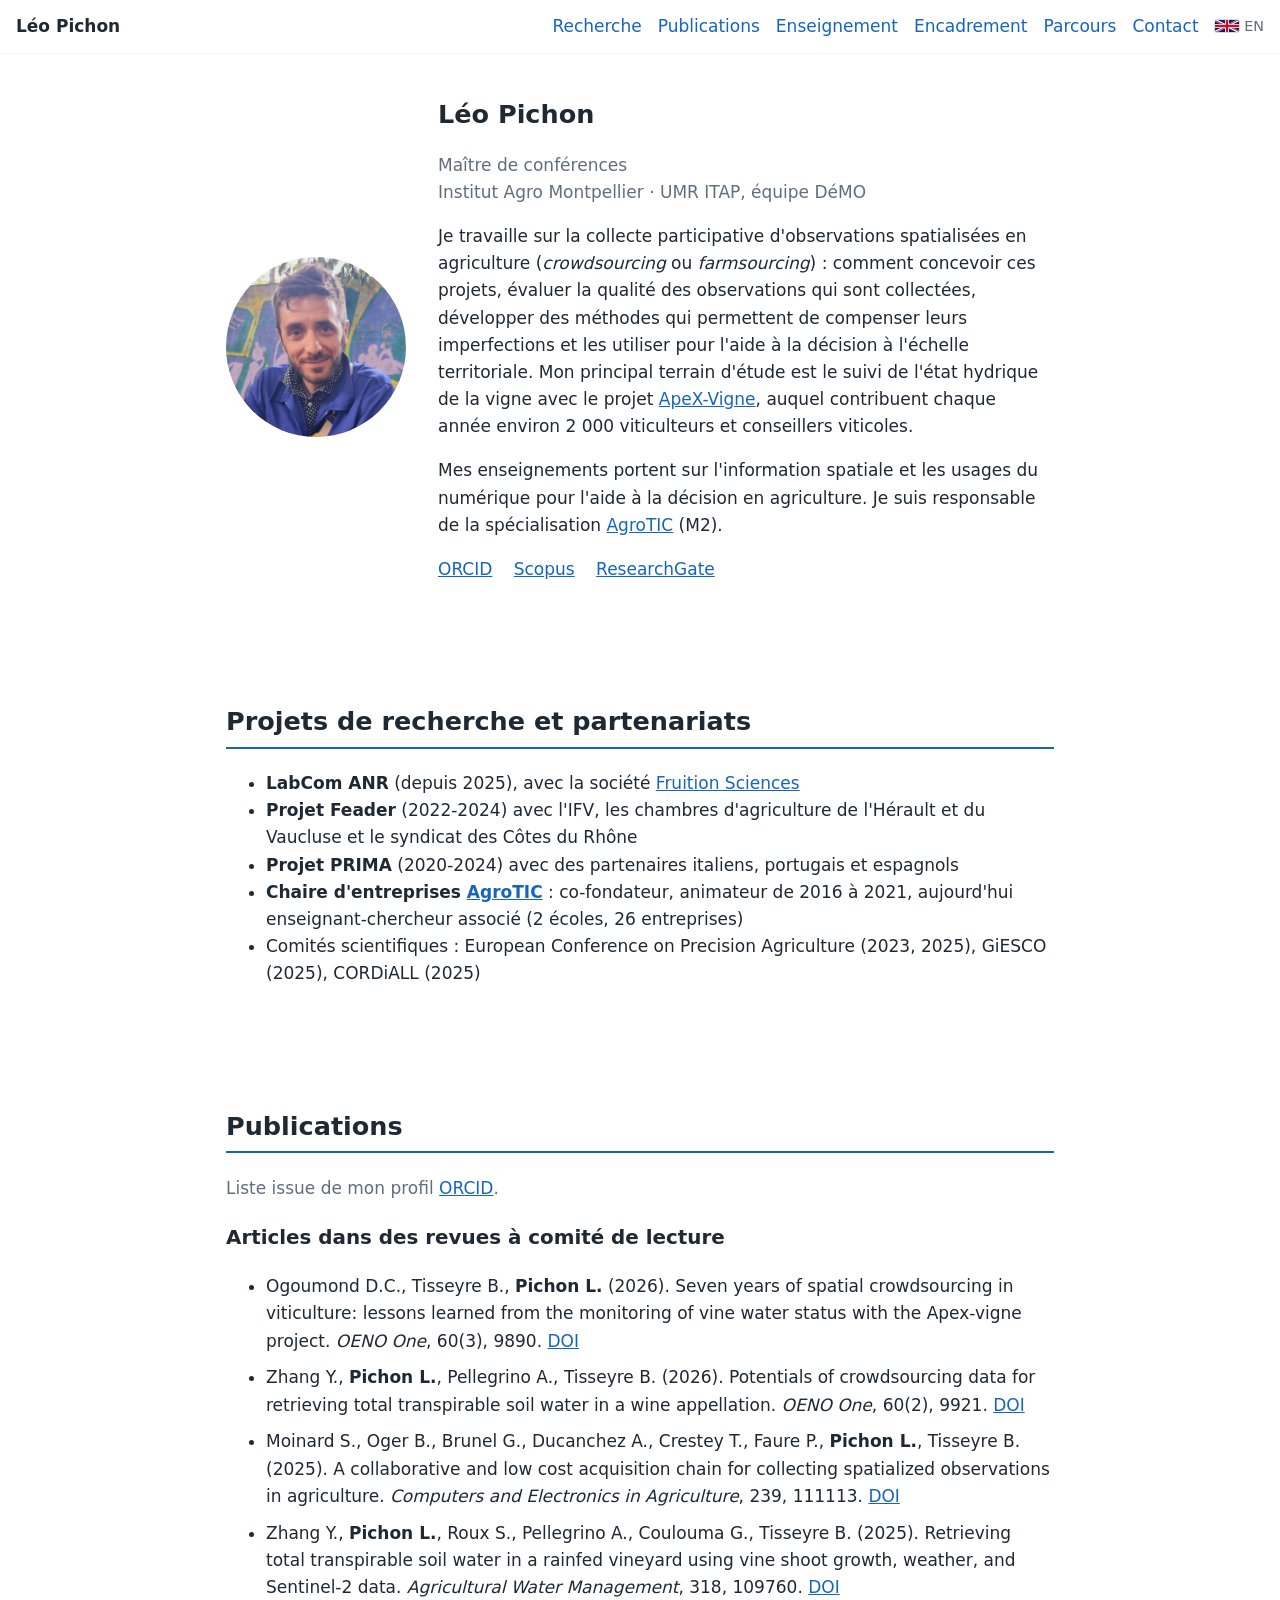
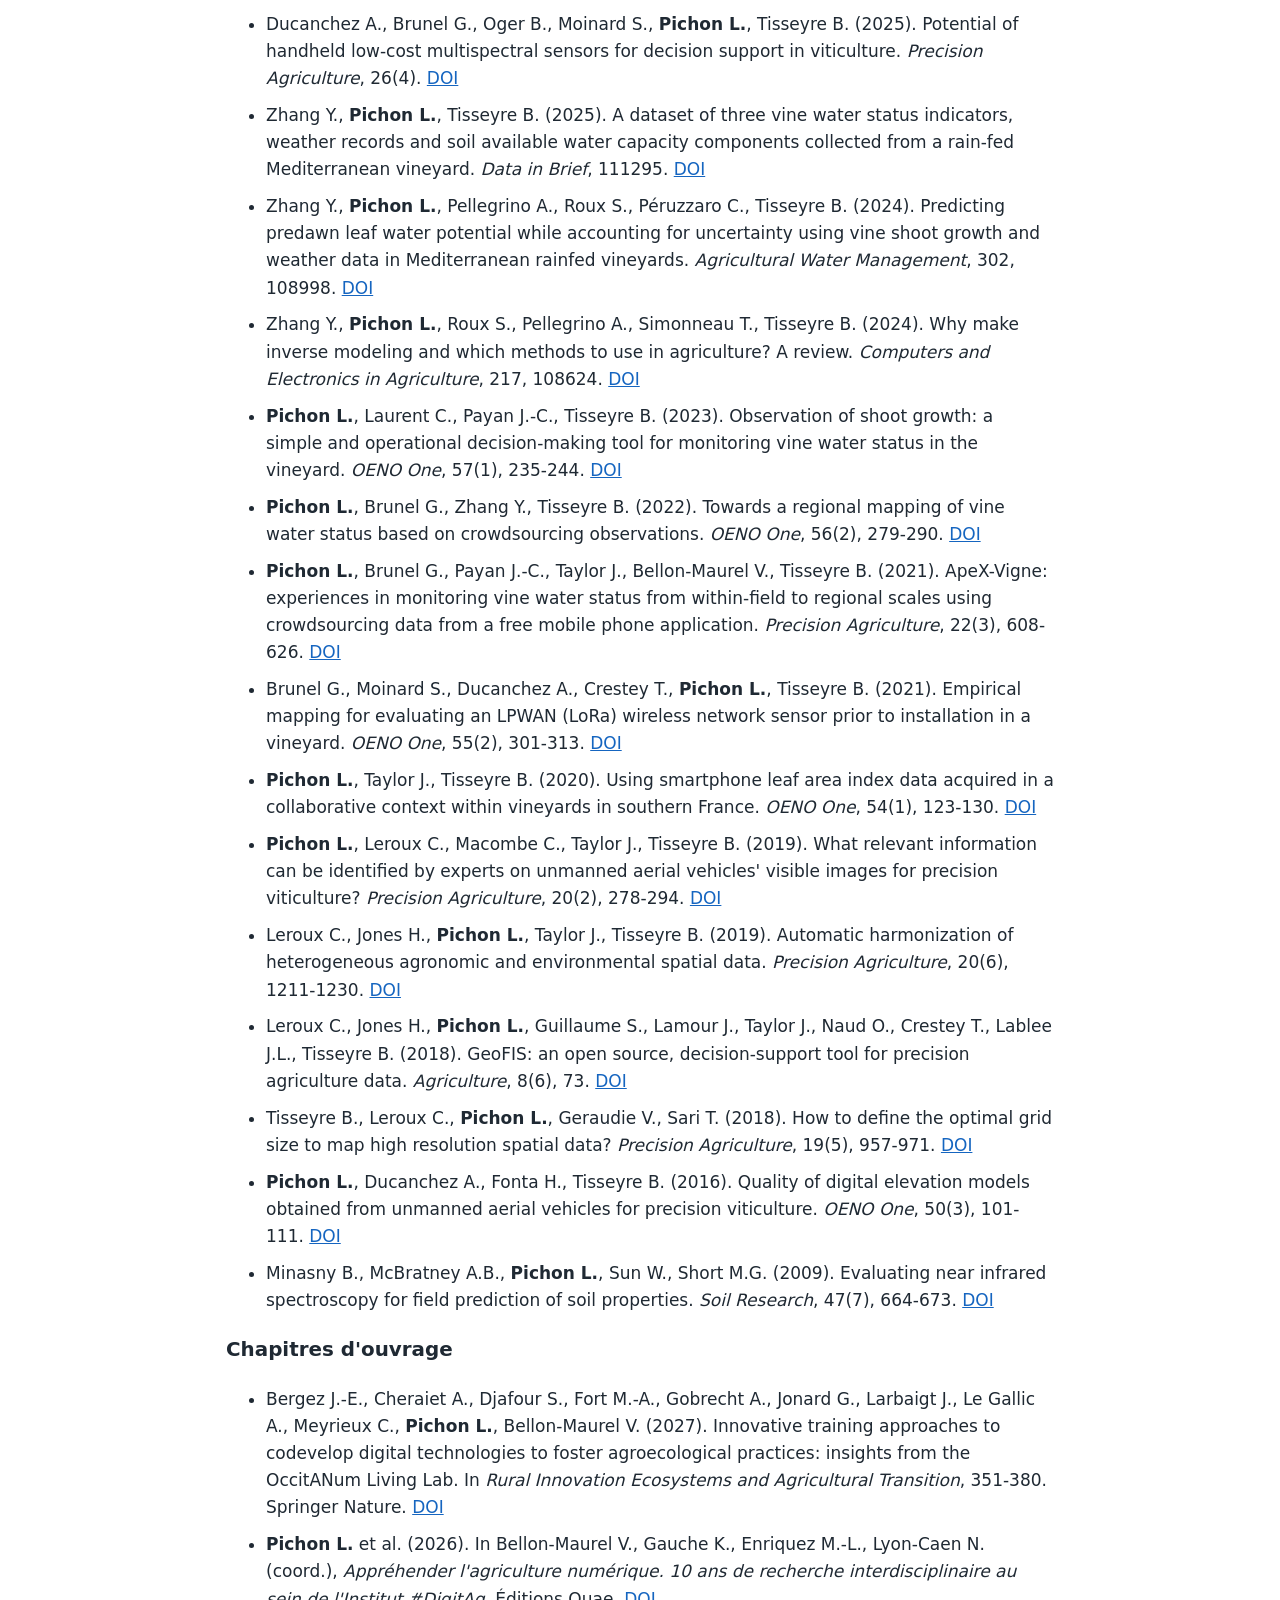
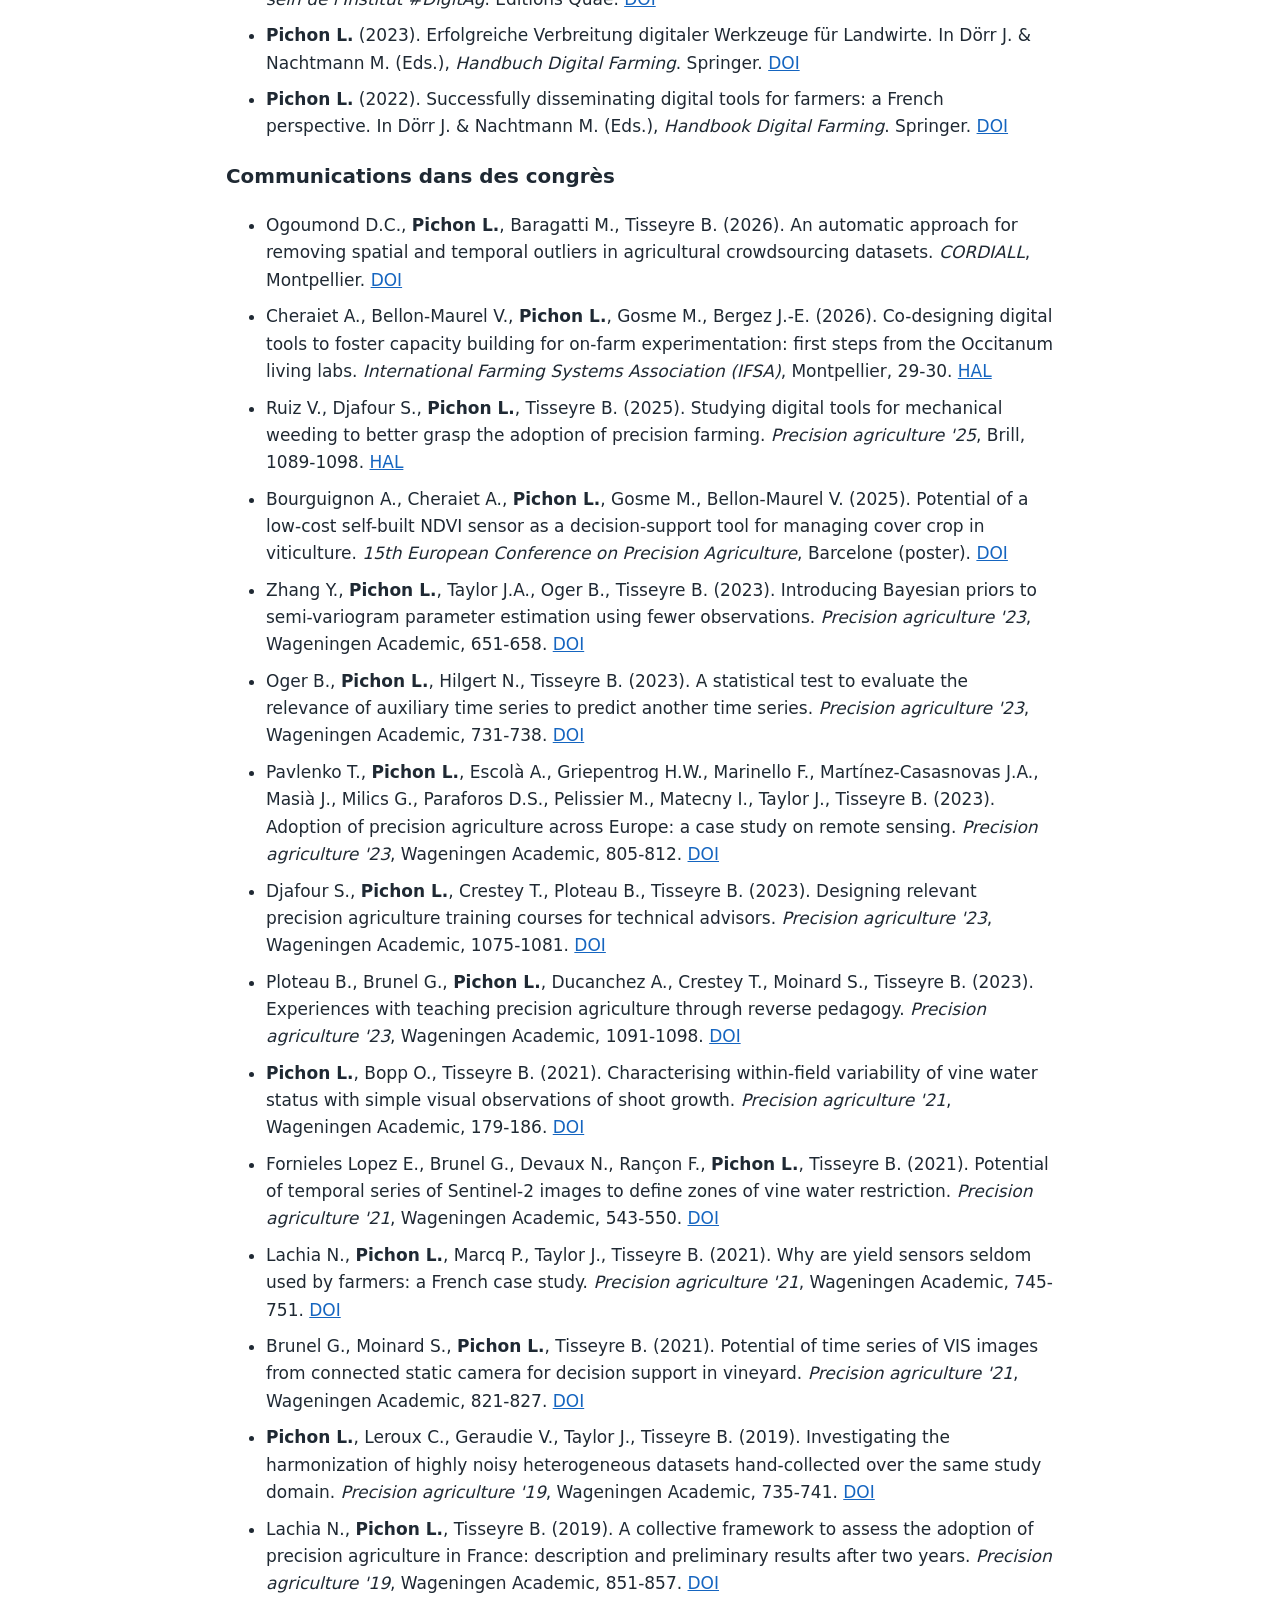
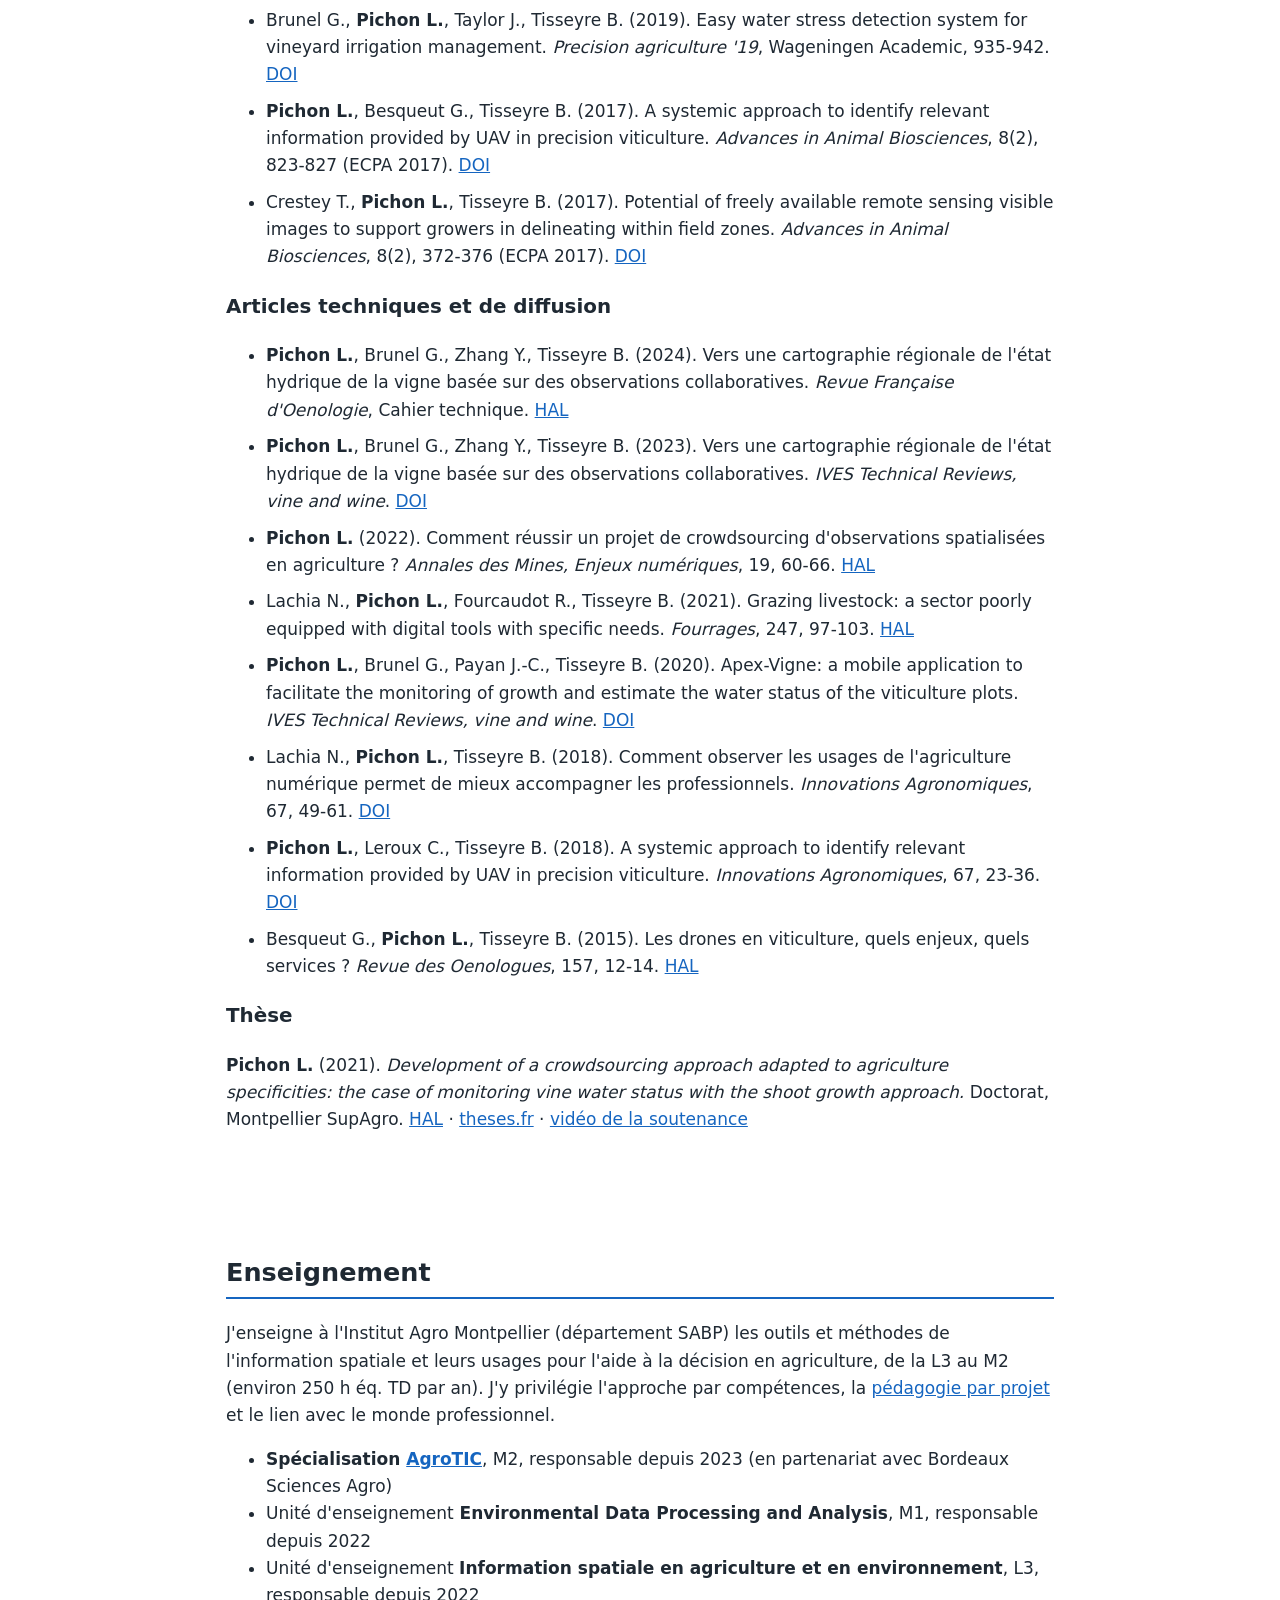
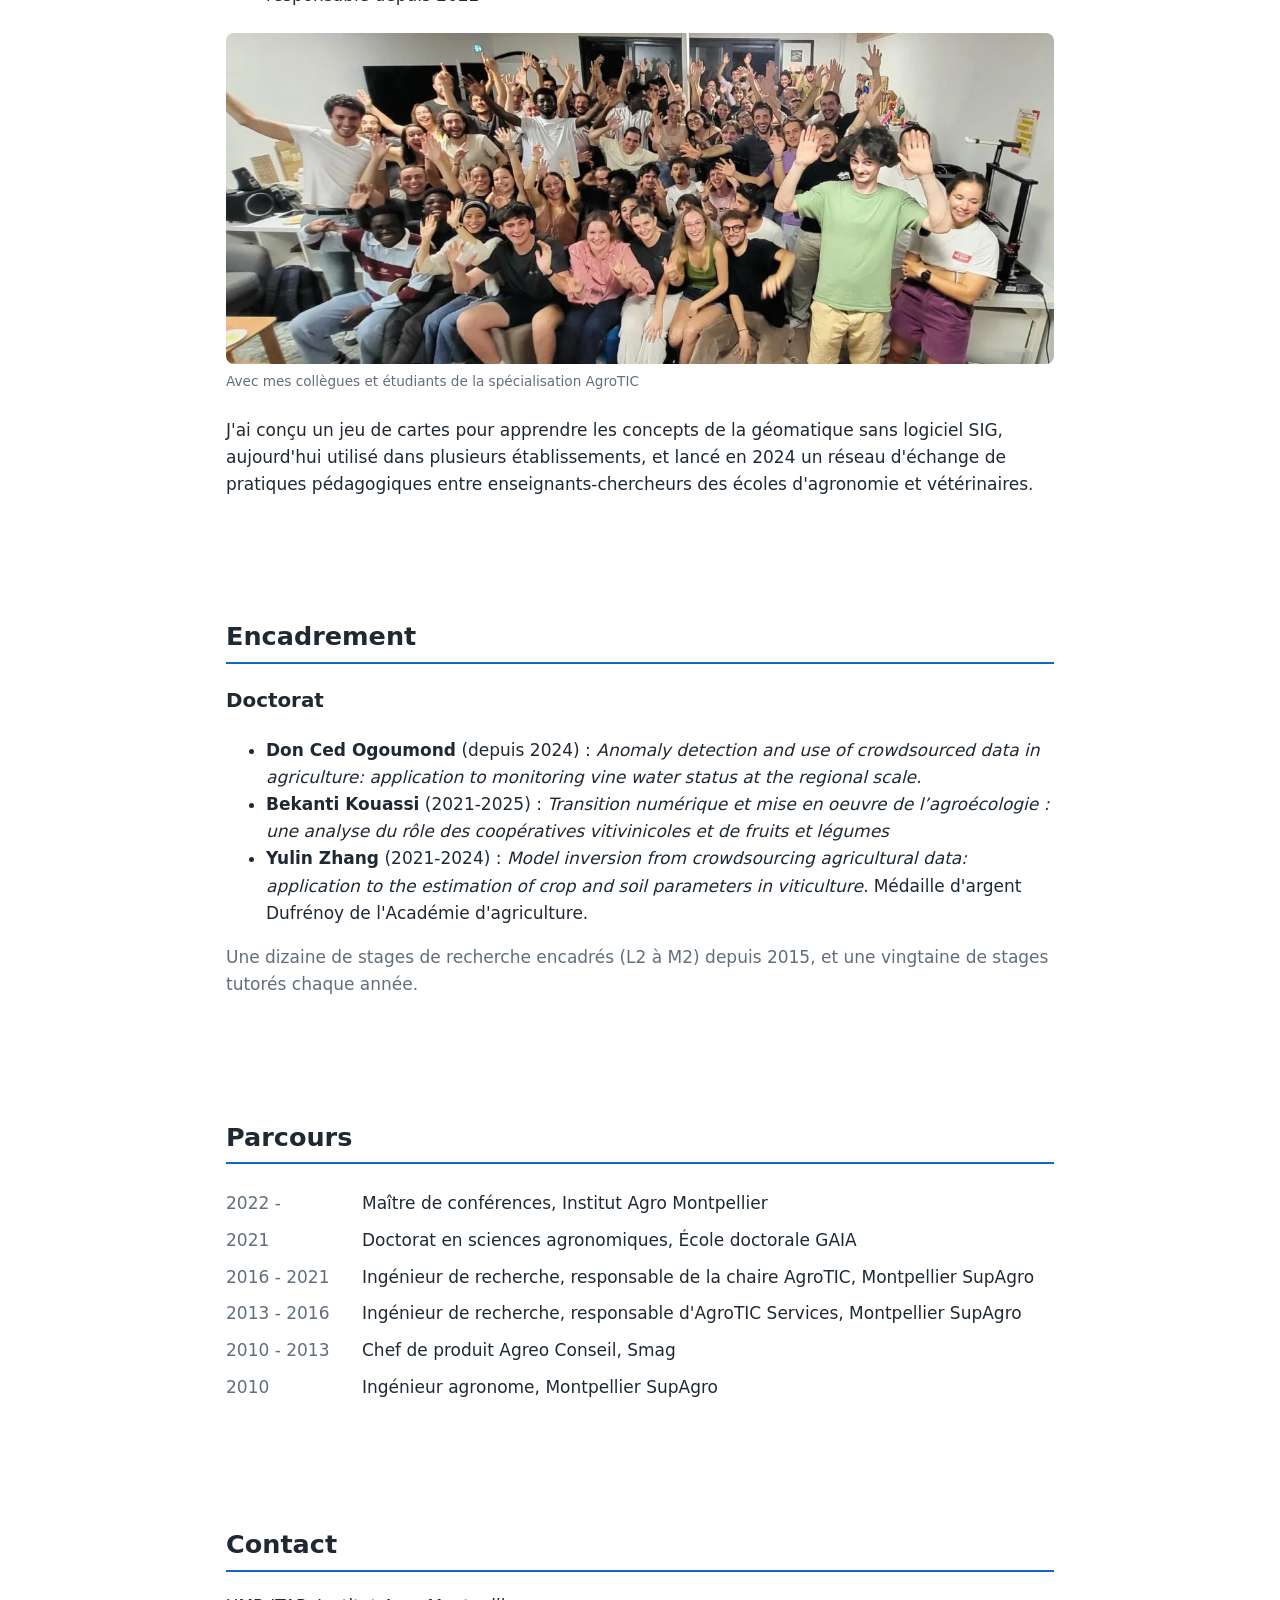
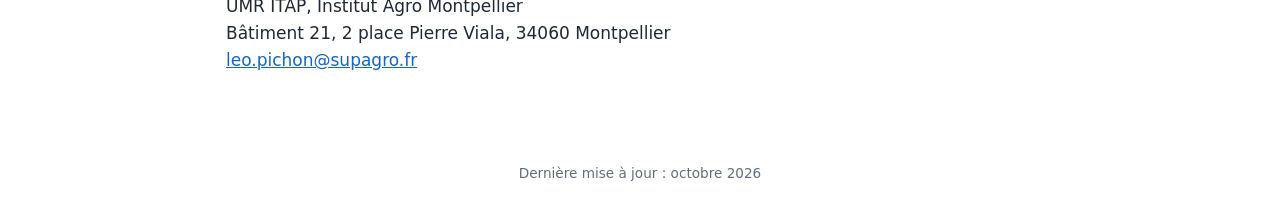
<file: index.html>
<!doctype html>
<html lang="fr">
<head>
  <meta charset="utf-8">
  <meta name="viewport" content="width=device-width, initial-scale=1">
  <title>Page web personnelle : Léo Pichon · Crowdsourcing en agriculture</title>
  <meta name="description" content="Léo Pichon, maître de conférences à l'Institut Agro Montpellier (UMR ITAP). Crowdsourcing en agriculture, état hydrique de la vigne, ApeX-Vigne.">
  <link rel="canonical" href="https://leo-pichon.github.io/">
  <link rel="alternate" hreflang="fr" href="https://leo-pichon.github.io/">
  <link rel="alternate" hreflang="en" href="https://leo-pichon.github.io/en/">
  <meta property="og:type" content="profile">
  <meta property="og:title" content="Page web personnelle : Léo Pichon · Crowdsourcing en agriculture">
  <meta property="og:description" content="Maître de conférences à l'Institut Agro Montpellier (UMR ITAP).">
  <meta property="og:url" content="https://leo-pichon.github.io/">
  <meta property="og:image" content="https://leo-pichon.github.io/assets/photo.jpg">
  <script type="application/ld+json">
  {"@context":"https://schema.org","@type":"Person","name":"Léo Pichon","alternateName":"Leo Pichon","givenName":"Léo","familyName":"Pichon",
   "jobTitle":"Maître de conférences",
   "affiliation":{"@type":"Organization","name":"Institut Agro Montpellier"},
   "url":"https://leo-pichon.github.io/","image":"https://leo-pichon.github.io/assets/photo.jpg",
   "sameAs":["https://orcid.org/0000-0001-9522-2682","https://www.scopus.com/authid/detail.uri?authorId=57201085381","https://www.researchgate.net/profile/Leo-Pichon"]}
  </script>
  <link rel="stylesheet" href="assets/style.css">
</head>
<body>
<header class="nav">
  <a class="brand" href="#">Léo Pichon</a>
  <nav>
    <a href="#recherche">Recherche</a>
    <a href="#publications">Publications</a>
    <a href="#enseignement">Enseignement</a>
    <a href="#encadrement">Encadrement</a>
    <a href="#parcours">Parcours</a>
    <a href="#contact">Contact</a>
    <a class="lang" href="en/" hreflang="en" lang="en" title="English version"><svg viewBox="0 0 60 30" width="24" height="12" aria-hidden="true"><clipPath id="uk-t"><path d="M30,15 h30 v15 z v15 h-30 z h-30 v-15 z v-15 h30 z"/></clipPath><path d="M0,0 v30 h60 v-30 z" fill="#012169"/><path d="M0,0 L60,30 M60,0 L0,30" stroke="#fff" stroke-width="6"/><path d="M0,0 L60,30 M60,0 L0,30" clip-path="url(#uk-t)" stroke="#C8102E" stroke-width="4"/><path d="M30,0 v30 M0,15 h60" stroke="#fff" stroke-width="10"/><path d="M30,0 v30 M0,15 h60" stroke="#C8102E" stroke-width="6"/></svg> EN</a>
  </nav>
</header>

<main>
  <section id="apropos" class="hero">
    <img class="avatar" src="assets/photo.jpg" alt="Photo de Léo Pichon">
    <div>
      <h1>Léo Pichon</h1>
      <p class="tagline">Maître de conférences<br>
        Institut Agro Montpellier · UMR ITAP, équipe DéMO</p>
      <p>Je travaille sur la collecte participative d'observations spatialisées en agriculture
        (<em>crowdsourcing</em> ou <em>farmsourcing</em>) : comment concevoir ces projets,
        évaluer la qualité des observations qui sont collectées, développer des méthodes qui permettent de compenser leurs imperfections et les utiliser pour l'aide à la décision à l'échelle territoriale. Mon principal terrain d'étude est le suivi de l'état hydrique de la vigne avec
        le projet&nbsp;<a href="https://apexvigne.agrotic.org/">ApeX-Vigne</a>, auquel contribuent chaque année environ 2 000 viticulteurs et conseillers viticoles.</p>
      <p>Mes enseignements portent sur l'information spatiale et les usages du numérique pour l'aide à la décision en agriculture. Je suis responsable de la spécialisation <a href="https://www.agrotic.org/">AgroTIC</a> (M2).</p>
      <p class="links">
        <a href="https://orcid.org/0000-0001-9522-2682">ORCID</a>
        <a href="https://www.scopus.com/authid/detail.uri?authorId=57201085381">Scopus</a>
        <a href="https://www.researchgate.net/profile/Leo-Pichon">ResearchGate</a></p>
    </div>
  </section>

  <section id="recherche">
    <h2>Projets de recherche et partenariats</h2><ul><li><strong>LabCom ANR</strong> (depuis 2025), avec la société <a href="https://fruitionsciences.com/">Fruition Sciences</a></li>
      <li><strong>Projet Feader</strong> (2022-2024) avec l'IFV, les chambres d'agriculture de l'Hérault et du Vaucluse et le syndicat des Côtes du Rhône</li>
      <li><strong>Projet PRIMA</strong> (2020-2024) avec des partenaires italiens, portugais et espagnols</li>
      <li><strong>Chaire d'entreprises <a href="https://www.agrotic.org/mission/">AgroTIC</a></strong> : co-fondateur, animateur de 2016 à 2021, aujourd'hui enseignant-chercheur associé (2 écoles, 26 entreprises)</li>
      <li>Comités scientifiques : European Conference on Precision Agriculture (2023, 2025), GiESCO (2025), CORDiALL (2025)</li>
    </ul>
  </section>

  <section id="publications">
    <h2>Publications</h2>
    <p class="muted">Liste issue de mon profil <a href="https://orcid.org/0000-0001-9522-2682">ORCID</a>.</p>
    <h3>Articles dans des revues à comité de lecture</h3>
    <ul class="pubs">
      <li>Ogoumond D.C., Tisseyre B., <b>Pichon L.</b> (2026). Seven years of spatial crowdsourcing in viticulture: lessons learned from the monitoring of vine water status with the Apex-vigne project. <em>OENO One</em>, 60(3), 9890. <a href="https://doi.org/10.20870/oeno-one.2026.60.3.9890">DOI</a></li>
      <li>Zhang Y., <b>Pichon L.</b>, Pellegrino A., Tisseyre B. (2026). Potentials of crowdsourcing data for retrieving total transpirable soil water in a wine appellation. <em>OENO One</em>, 60(2), 9921. <a href="https://doi.org/10.20870/oeno-one.2026.60.2.9921">DOI</a></li>
      <li>Moinard S., Oger B., Brunel G., Ducanchez A., Crestey T., Faure P., <b>Pichon L.</b>, Tisseyre B. (2025). A collaborative and low cost acquisition chain for collecting spatialized observations in agriculture. <em>Computers and Electronics in Agriculture</em>, 239, 111113. <a href="https://doi.org/10.1016/j.compag.2025.111113">DOI</a></li>
      <li>Zhang Y., <b>Pichon L.</b>, Roux S., Pellegrino A., Coulouma G., Tisseyre B. (2025). Retrieving total transpirable soil water in a rainfed vineyard using vine shoot growth, weather, and Sentinel-2 data. <em>Agricultural Water Management</em>, 318, 109760. <a href="https://doi.org/10.1016/j.agwat.2025.109760">DOI</a></li>
      <li>Ducanchez A., Brunel G., Oger B., Moinard S., <b>Pichon L.</b>, Tisseyre B. (2025). Potential of handheld low-cost multispectral sensors for decision support in viticulture. <em>Precision Agriculture</em>, 26(4). <a href="https://doi.org/10.1007/s11119-025-10259-9">DOI</a></li>
      <li>Zhang Y., <b>Pichon L.</b>, Tisseyre B. (2025). A dataset of three vine water status indicators, weather records and soil available water capacity components collected from a rain-fed Mediterranean vineyard. <em>Data in Brief</em>, 111295. <a href="https://doi.org/10.1016/j.dib.2025.111295">DOI</a></li>
      <li>Zhang Y., <b>Pichon L.</b>, Pellegrino A., Roux S., Péruzzaro C., Tisseyre B. (2024). Predicting predawn leaf water potential while accounting for uncertainty using vine shoot growth and weather data in Mediterranean rainfed vineyards. <em>Agricultural Water Management</em>, 302, 108998. <a href="https://doi.org/10.1016/j.agwat.2024.108998">DOI</a></li>
      <li>Zhang Y., <b>Pichon L.</b>, Roux S., Pellegrino A., Simonneau T., Tisseyre B. (2024). Why make inverse modeling and which methods to use in agriculture? A review. <em>Computers and Electronics in Agriculture</em>, 217, 108624. <a href="https://doi.org/10.1016/j.compag.2024.108624">DOI</a></li>
      <li><b>Pichon L.</b>, Laurent C., Payan J.-C., Tisseyre B. (2023). Observation of shoot growth: a simple and operational decision-making tool for monitoring vine water status in the vineyard. <em>OENO One</em>, 57(1), 235-244. <a href="https://doi.org/10.20870/oeno-one.2023.57.1.5481">DOI</a></li>
      <li><b>Pichon L.</b>, Brunel G., Zhang Y., Tisseyre B. (2022). Towards a regional mapping of vine water status based on crowdsourcing observations. <em>OENO One</em>, 56(2), 279-290. <a href="https://doi.org/10.20870/oeno-one.2022.56.2.5442">DOI</a></li>
      <li><b>Pichon L.</b>, Brunel G., Payan J.-C., Taylor J., Bellon-Maurel V., Tisseyre B. (2021). ApeX-Vigne: experiences in monitoring vine water status from within-field to regional scales using crowdsourcing data from a free mobile phone application. <em>Precision Agriculture</em>, 22(3), 608-626. <a href="https://doi.org/10.1007/s11119-021-09797-9">DOI</a></li>
      <li>Brunel G., Moinard S., Ducanchez A., Crestey T., <b>Pichon L.</b>, Tisseyre B. (2021). Empirical mapping for evaluating an LPWAN (LoRa) wireless network sensor prior to installation in a vineyard. <em>OENO One</em>, 55(2), 301-313. <a href="https://doi.org/10.20870/oeno-one.2021.55.2.3102">DOI</a></li>
      <li><b>Pichon L.</b>, Taylor J., Tisseyre B. (2020). Using smartphone leaf area index data acquired in a collaborative context within vineyards in southern France. <em>OENO One</em>, 54(1), 123-130. <a href="https://doi.org/10.20870/oeno-one.2020.54.1.2481">DOI</a></li>
      <li><b>Pichon L.</b>, Leroux C., Macombe C., Taylor J., Tisseyre B. (2019). What relevant information can be identified by experts on unmanned aerial vehicles' visible images for precision viticulture? <em>Precision Agriculture</em>, 20(2), 278-294. <a href="https://doi.org/10.1007/s11119-019-09634-0">DOI</a></li>
      <li>Leroux C., Jones H., <b>Pichon L.</b>, Taylor J., Tisseyre B. (2019). Automatic harmonization of heterogeneous agronomic and environmental spatial data. <em>Precision Agriculture</em>, 20(6), 1211-1230. <a href="https://doi.org/10.1007/s11119-019-09650-0">DOI</a></li>
      <li>Leroux C., Jones H., <b>Pichon L.</b>, Guillaume S., Lamour J., Taylor J., Naud O., Crestey T., Lablee J.L., Tisseyre B. (2018). GeoFIS: an open source, decision-support tool for precision agriculture data. <em>Agriculture</em>, 8(6), 73. <a href="https://doi.org/10.3390/agriculture8060073">DOI</a></li>
      <li>Tisseyre B., Leroux C., <b>Pichon L.</b>, Geraudie V., Sari T. (2018). How to define the optimal grid size to map high resolution spatial data? <em>Precision Agriculture</em>, 19(5), 957-971. <a href="https://doi.org/10.1007/s11119-018-9566-5">DOI</a></li>
      <li><b>Pichon L.</b>, Ducanchez A., Fonta H., Tisseyre B. (2016). Quality of digital elevation models obtained from unmanned aerial vehicles for precision viticulture. <em>OENO One</em>, 50(3), 101-111. <a href="https://doi.org/10.20870/oeno-one.2016.50.3.1177">DOI</a></li>
      <li>Minasny B., McBratney A.B., <b>Pichon L.</b>, Sun W., Short M.G. (2009). Evaluating near infrared spectroscopy for field prediction of soil properties. <em>Soil Research</em>, 47(7), 664-673. <a href="https://doi.org/10.1071/SR09005">DOI</a></li>
    </ul>
    <h3>Chapitres d'ouvrage</h3>
    <ul class="pubs">
      <li>Bergez J.-E., Cheraiet A., Djafour S., Fort M.-A., Gobrecht A., Jonard G., Larbaigt J., Le Gallic A., Meyrieux C., <b>Pichon L.</b>, Bellon-Maurel V. (2027). Innovative training approaches to codevelop digital technologies to foster agroecological practices: insights from the OccitANum Living Lab. In <em>Rural Innovation Ecosystems and Agricultural Transition</em>, 351-380. Springer Nature. <a href="https://doi.org/10.1007/978-3-032-33157-1_14">DOI</a></li>
      <li><b>Pichon L.</b> et al. (2026). In Bellon-Maurel V., Gauche K., Enriquez M.-L., Lyon-Caen N. (coord.), <em>Appréhender l'agriculture numérique. 10 ans de recherche interdisciplinaire au sein de l'Institut #DigitAg</em>. Éditions Quae. <a href="https://doi.org/10.35690/978-2-7592-4255-9">DOI</a></li>
      <li><b>Pichon L.</b> (2023). Erfolgreiche Verbreitung digitaler Werkzeuge für Landwirte. In Dörr J. &amp; Nachtmann M. (Eds.), <em>Handbuch Digital Farming</em>. Springer. <a href="https://doi.org/10.1007/978-3-662-67086-6">DOI</a></li>
      <li><b>Pichon L.</b> (2022). Successfully disseminating digital tools for farmers: a French perspective. In Dörr J. &amp; Nachtmann M. (Eds.), <em>Handbook Digital Farming</em>. Springer. <a href="https://doi.org/10.1007/978-3-662-64378-5">DOI</a></li>
    </ul>
    <h3>Communications dans des congrès</h3>
    <ul class="pubs">
      <li>Ogoumond D.C., <b>Pichon L.</b>, Baragatti M., Tisseyre B. (2026). An automatic approach for removing spatial and temporal outliers in agricultural crowdsourcing datasets. <em>CORDIALL</em>, Montpellier. <a href="https://doi.org/10.17180/3t4g-b096">DOI</a></li>
      <li>Cheraiet A., Bellon-Maurel V., <b>Pichon L.</b>, Gosme M., Bergez J.-E. (2026). Co-designing digital tools to foster capacity building for on-farm experimentation: first steps from the Occitanum living labs. <em>International Farming Systems Association (IFSA)</em>, Montpellier, 29-30. <a href="https://hal.inrae.fr/hal-05700264">HAL</a></li>
      <li>Ruiz V., Djafour S., <b>Pichon L.</b>, Tisseyre B. (2025). Studying digital tools for mechanical weeding to better grasp the adoption of precision farming. <em>Precision agriculture '25</em>, Brill, 1089-1098. <a href="https://institut-agro-montpellier.hal.science/hal-05474745">HAL</a></li>
      <li>Bourguignon A., Cheraiet A., <b>Pichon L.</b>, Gosme M., Bellon-Maurel V. (2025). Potential of a low-cost self-built NDVI sensor as a decision-support tool for managing cover crop in viticulture. <em>15th European Conference on Precision Agriculture</em>, Barcelone (poster). <a href="https://doi.org/10.5821/ebook-9791387613570">DOI</a></li>
      <li>Zhang Y., <b>Pichon L.</b>, Taylor J.A., Oger B., Tisseyre B. (2023). Introducing Bayesian priors to semi-variogram parameter estimation using fewer observations. <em>Precision agriculture '23</em>, Wageningen Academic, 651-658. <a href="https://doi.org/10.3920/978-90-8686-947-3_82">DOI</a></li>
      <li>Oger B., <b>Pichon L.</b>, Hilgert N., Tisseyre B. (2023). A statistical test to evaluate the relevance of auxiliary time series to predict another time series. <em>Precision agriculture '23</em>, Wageningen Academic, 731-738. <a href="https://doi.org/10.3920/978-90-8686-947-3_92">DOI</a></li>
      <li>Pavlenko T., <b>Pichon L.</b>, Escolà A., Griepentrog H.W., Marinello F., Martínez-Casasnovas J.A., Masià J., Milics G., Paraforos D.S., Pelissier M., Matecny I., Taylor J., Tisseyre B. (2023). Adoption of precision agriculture across Europe: a case study on remote sensing. <em>Precision agriculture '23</em>, Wageningen Academic, 805-812. <a href="https://doi.org/10.3920/978-90-8686-947-3_101">DOI</a></li>
      <li>Djafour S., <b>Pichon L.</b>, Crestey T., Ploteau B., Tisseyre B. (2023). Designing relevant precision agriculture training courses for technical advisors. <em>Precision agriculture '23</em>, Wageningen Academic, 1075-1081. <a href="https://doi.org/10.3920/978-90-8686-947-3_135">DOI</a></li>
      <li>Ploteau B., Brunel G., <b>Pichon L.</b>, Ducanchez A., Crestey T., Moinard S., Tisseyre B. (2023). Experiences with teaching precision agriculture through reverse pedagogy. <em>Precision agriculture '23</em>, Wageningen Academic, 1091-1098. <a href="https://doi.org/10.3920/978-90-8686-947-3_137">DOI</a></li>
      <li><b>Pichon L.</b>, Bopp O., Tisseyre B. (2021). Characterising within-field variability of vine water status with simple visual observations of shoot growth. <em>Precision agriculture '21</em>, Wageningen Academic, 179-186. <a href="https://doi.org/10.3920/978-90-8686-916-9_20">DOI</a></li>
      <li>Fornieles Lopez E., Brunel G., Devaux N., Rançon F., <b>Pichon L.</b>, Tisseyre B. (2021). Potential of temporal series of Sentinel-2 images to define zones of vine water restriction. <em>Precision agriculture '21</em>, Wageningen Academic, 543-550. <a href="https://doi.org/10.3920/978-90-8686-916-9_65">DOI</a></li>
      <li>Lachia N., <b>Pichon L.</b>, Marcq P., Taylor J., Tisseyre B. (2021). Why are yield sensors seldom used by farmers: a French case study. <em>Precision agriculture '21</em>, Wageningen Academic, 745-751. <a href="https://doi.org/10.3920/978-90-8686-916-9_89">DOI</a></li>
      <li>Brunel G., Moinard S., <b>Pichon L.</b>, Tisseyre B. (2021). Potential of time series of VIS images from connected static camera for decision support in vineyard. <em>Precision agriculture '21</em>, Wageningen Academic, 821-827. <a href="https://doi.org/10.3920/978-90-8686-916-9_98">DOI</a></li>
      <li><b>Pichon L.</b>, Leroux C., Geraudie V., Taylor J., Tisseyre B. (2019). Investigating the harmonization of highly noisy heterogeneous datasets hand-collected over the same study domain. <em>Precision agriculture '19</em>, Wageningen Academic, 735-741. <a href="https://doi.org/10.3920/978-90-8686-888-9_91">DOI</a></li>
      <li>Lachia N., <b>Pichon L.</b>, Tisseyre B. (2019). A collective framework to assess the adoption of precision agriculture in France: description and preliminary results after two years. <em>Precision agriculture '19</em>, Wageningen Academic, 851-857. <a href="https://doi.org/10.3920/978-90-8686-888-9_105">DOI</a></li>
      <li>Brunel G., <b>Pichon L.</b>, Taylor J., Tisseyre B. (2019). Easy water stress detection system for vineyard irrigation management. <em>Precision agriculture '19</em>, Wageningen Academic, 935-942. <a href="https://doi.org/10.3920/978-90-8686-888-9_115">DOI</a></li>
      <li><b>Pichon L.</b>, Besqueut G., Tisseyre B. (2017). A systemic approach to identify relevant information provided by UAV in precision viticulture. <em>Advances in Animal Biosciences</em>, 8(2), 823-827 (ECPA 2017). <a href="https://doi.org/10.1017/S2040470017001194">DOI</a></li>
      <li>Crestey T., <b>Pichon L.</b>, Tisseyre B. (2017). Potential of freely available remote sensing visible images to support growers in delineating within field zones. <em>Advances in Animal Biosciences</em>, 8(2), 372-376 (ECPA 2017). <a href="https://doi.org/10.1017/S2040470017000437">DOI</a></li>
    </ul>
    <h3>Articles techniques et de diffusion</h3>
    <ul class="pubs">
      <li><b>Pichon L.</b>, Brunel G., Zhang Y., Tisseyre B. (2024). Vers une cartographie régionale de l'état hydrique de la vigne basée sur des observations collaboratives. <em>Revue Française d'Oenologie</em>, Cahier technique. <a href="https://institut-agro-montpellier.hal.science/hal-04943262">HAL</a></li>
      <li><b>Pichon L.</b>, Brunel G., Zhang Y., Tisseyre B. (2023). Vers une cartographie régionale de l'état hydrique de la vigne basée sur des observations collaboratives. <em>IVES Technical Reviews, vine and wine</em>. <a href="https://doi.org/10.20870/ives-tr.2023.7499">DOI</a></li>
      <li><b>Pichon L.</b> (2022). Comment réussir un projet de crowdsourcing d'observations spatialisées en agriculture ? <em>Annales des Mines, Enjeux numériques</em>, 19, 60-66. <a href="https://hal.inrae.fr/hal-05308613">HAL</a></li>
      <li>Lachia N., <b>Pichon L.</b>, Fourcaudot R., Tisseyre B. (2021). Grazing livestock: a sector poorly equipped with digital tools with specific needs. <em>Fourrages</em>, 247, 97-103. <a href="https://hal.inrae.fr/hal-03365284">HAL</a></li>
      <li><b>Pichon L.</b>, Brunel G., Payan J.-C., Tisseyre B. (2020). Apex-Vigne: a mobile application to facilitate the monitoring of growth and estimate the water status of the viticulture plots. <em>IVES Technical Reviews, vine and wine</em>. <a href="https://doi.org/10.20870/ives-tr.2020.3558">DOI</a></li>
      <li>Lachia N., <b>Pichon L.</b>, Tisseyre B. (2018). Comment observer les usages de l'agriculture numérique permet de mieux accompagner les professionnels. <em>Innovations Agronomiques</em>, 67, 49-61. <a href="https://doi.org/10.15454/LLW3BS">DOI</a></li>
      <li><b>Pichon L.</b>, Leroux C., Tisseyre B. (2018). A systemic approach to identify relevant information provided by UAV in precision viticulture. <em>Innovations Agronomiques</em>, 67, 23-36. <a href="https://doi.org/10.15454/sk6m7b">DOI</a></li>
      <li>Besqueut G., <b>Pichon L.</b>, Tisseyre B. (2015). Les drones en viticulture, quels enjeux, quels services ? <em>Revue des Oenologues</em>, 157, 12-14. <a href="https://hal.inrae.fr/hal-02602076">HAL</a></li>
    </ul>
    <h3>Thèse</h3>
    <p><b>Pichon L.</b> (2021). <em>Development of a crowdsourcing approach adapted to agriculture specificities: the case of monitoring vine water status with the shoot growth approach.</em> Doctorat, Montpellier SupAgro.
      <a href="https://theses.hal.science/tel-04065976">HAL</a> · <a href="https://www.theses.fr/s194732">theses.fr</a> · <a href="https://www.youtube.com/watch?v=z3uXicsBjlw&amp;t=8128s">vidéo de la soutenance</a></p>
  </section>

  <section id="enseignement">
    <h2>Enseignement</h2>
    <p>J'enseigne à l'Institut Agro Montpellier (département SABP) les outils et méthodes de l'information spatiale
      et leurs usages pour l'aide à la décision en agriculture, de la L3 au M2 (environ 250 h éq. TD par an).
      J'y privilégie l'approche par compétences, la <a href="https://www.youtube.com/watch?v=vGZlplYFHZA">pédagogie par projet</a> et le lien avec le monde professionnel.</p>
    <ul>
      <li><strong>Spécialisation <a href="https://www.agrotic.org/">AgroTIC</a></strong>, M2, responsable depuis 2023 (en partenariat avec Bordeaux Sciences Agro)</li><li>Unité d'enseignement<strong>&nbsp;Environmental Data Processing and Analysis</strong>, M1, responsable depuis 2022</li><li>Unité d'enseignement&nbsp;<strong>Information spatiale en agriculture et en environnement</strong>, L3, responsable depuis 2022</li>
    </ul>
    <figure class="photo">
      <img src="assets/paella.webp" width="1200" height="480" alt="Paella de soutenance de la spécialisation AgroTIC, avec enseignants, étudiants et diplômés" loading="lazy">
      <figcaption>Avec mes collègues et étudiants de la spécialisation AgroTIC</figcaption>
    </figure>
    <p>J'ai conçu un jeu de cartes pour apprendre les concepts de la géomatique sans logiciel SIG, aujourd'hui
      utilisé dans plusieurs établissements, et lancé en 2024 un réseau d'échange de pratiques pédagogiques entre
      enseignants-chercheurs des écoles d'agronomie et vétérinaires.</p>
  </section>

  <section id="encadrement">
    <h2>Encadrement</h2>
    <h3>Doctorat</h3>
    <ul>
      <li><strong>Don Ced Ogoumond</strong> (depuis 2024) : <em>Anomaly detection and use of crowdsourced data in agriculture: application to monitoring vine water status at the regional scale.</em></li>
      <li><strong>Bekanti Kouassi</strong> (2021-2025) : <em>Transition numérique et mise en oeuvre de l’agroécologie : une analyse du rôle des coopératives vitivinicoles et de fruits et légumes</em></li>
      <li><strong>Yulin Zhang</strong> (2021-2024) : <em>Model inversion from crowdsourcing agricultural data: application to the estimation of crop and soil parameters in viticulture.</em> Médaille d'argent Dufrénoy de l'Académie d'agriculture.</li>
    </ul>
    <p class="muted">Une dizaine de stages de recherche encadrés (L2 à M2) depuis 2015, et une vingtaine de stages tutorés chaque année.</p>
  </section>

  <section id="parcours">
    <h2>Parcours</h2>
    <ul class="timeline">
      <li><span>2022 -</span> Maître de conférences, Institut Agro Montpellier</li><li><span>2021</span> Doctorat en sciences agronomiques, École doctorale GAIA</li>
      <li><span>2016 - 2021</span> Ingénieur de recherche, responsable de la chaire AgroTIC, Montpellier SupAgro</li>
      <li><span>2013 - 2016</span> Ingénieur de recherche, responsable d'AgroTIC Services, Montpellier SupAgro</li>
      <li><span>2010 - 2013</span> Chef de produit Agreo Conseil, Smag</li><li><span>2010</span> Ingénieur agronome, Montpellier SupAgro</li>
    </ul>
  </section>

  <section id="contact">
    <h2>Contact</h2>
    <p>UMR ITAP, Institut Agro Montpellier<br>
       Bâtiment 21, 2 place Pierre Viala, 34060 Montpellier<br>
       <a href="mailto:leo.pichon@supagro.fr">leo.pichon@supagro.fr</a></p>
  </section>
</main>

<footer>Dernière mise à jour : octobre 2026</footer>
</body>
</html>
</file>
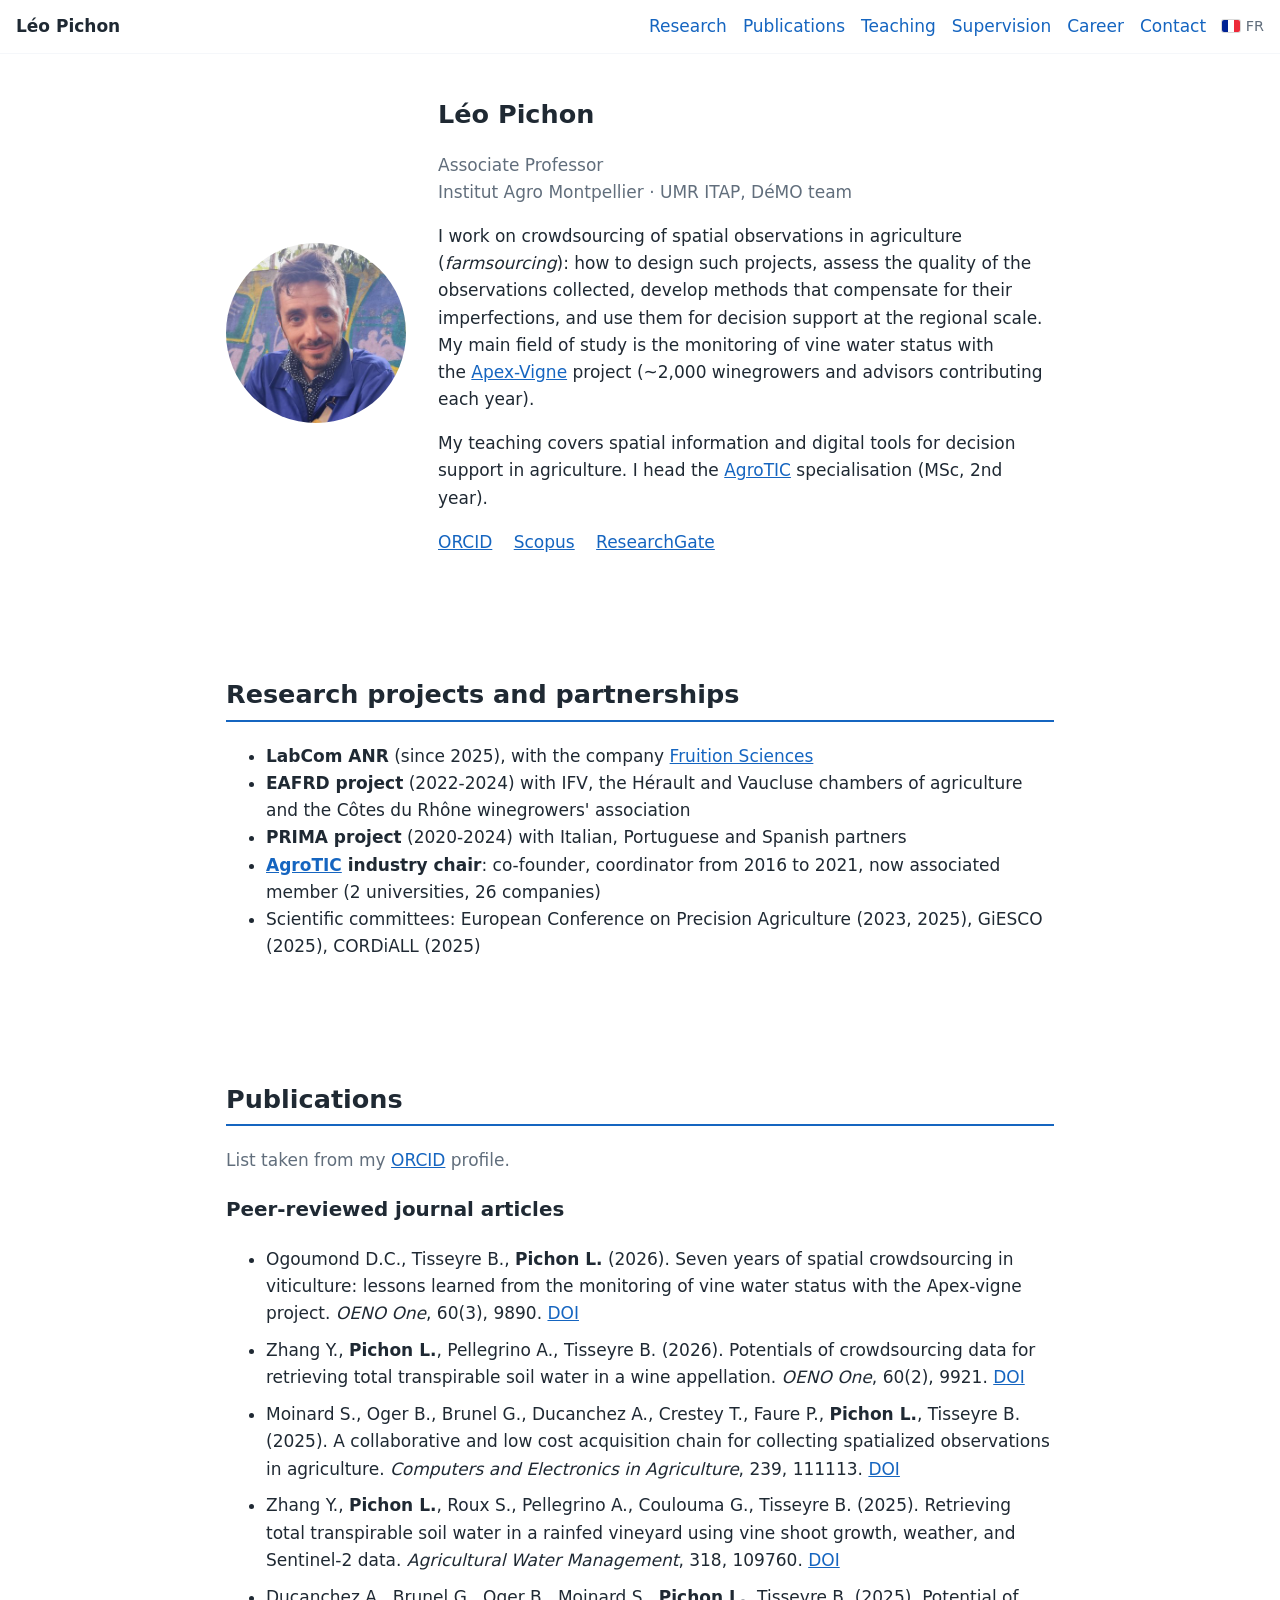
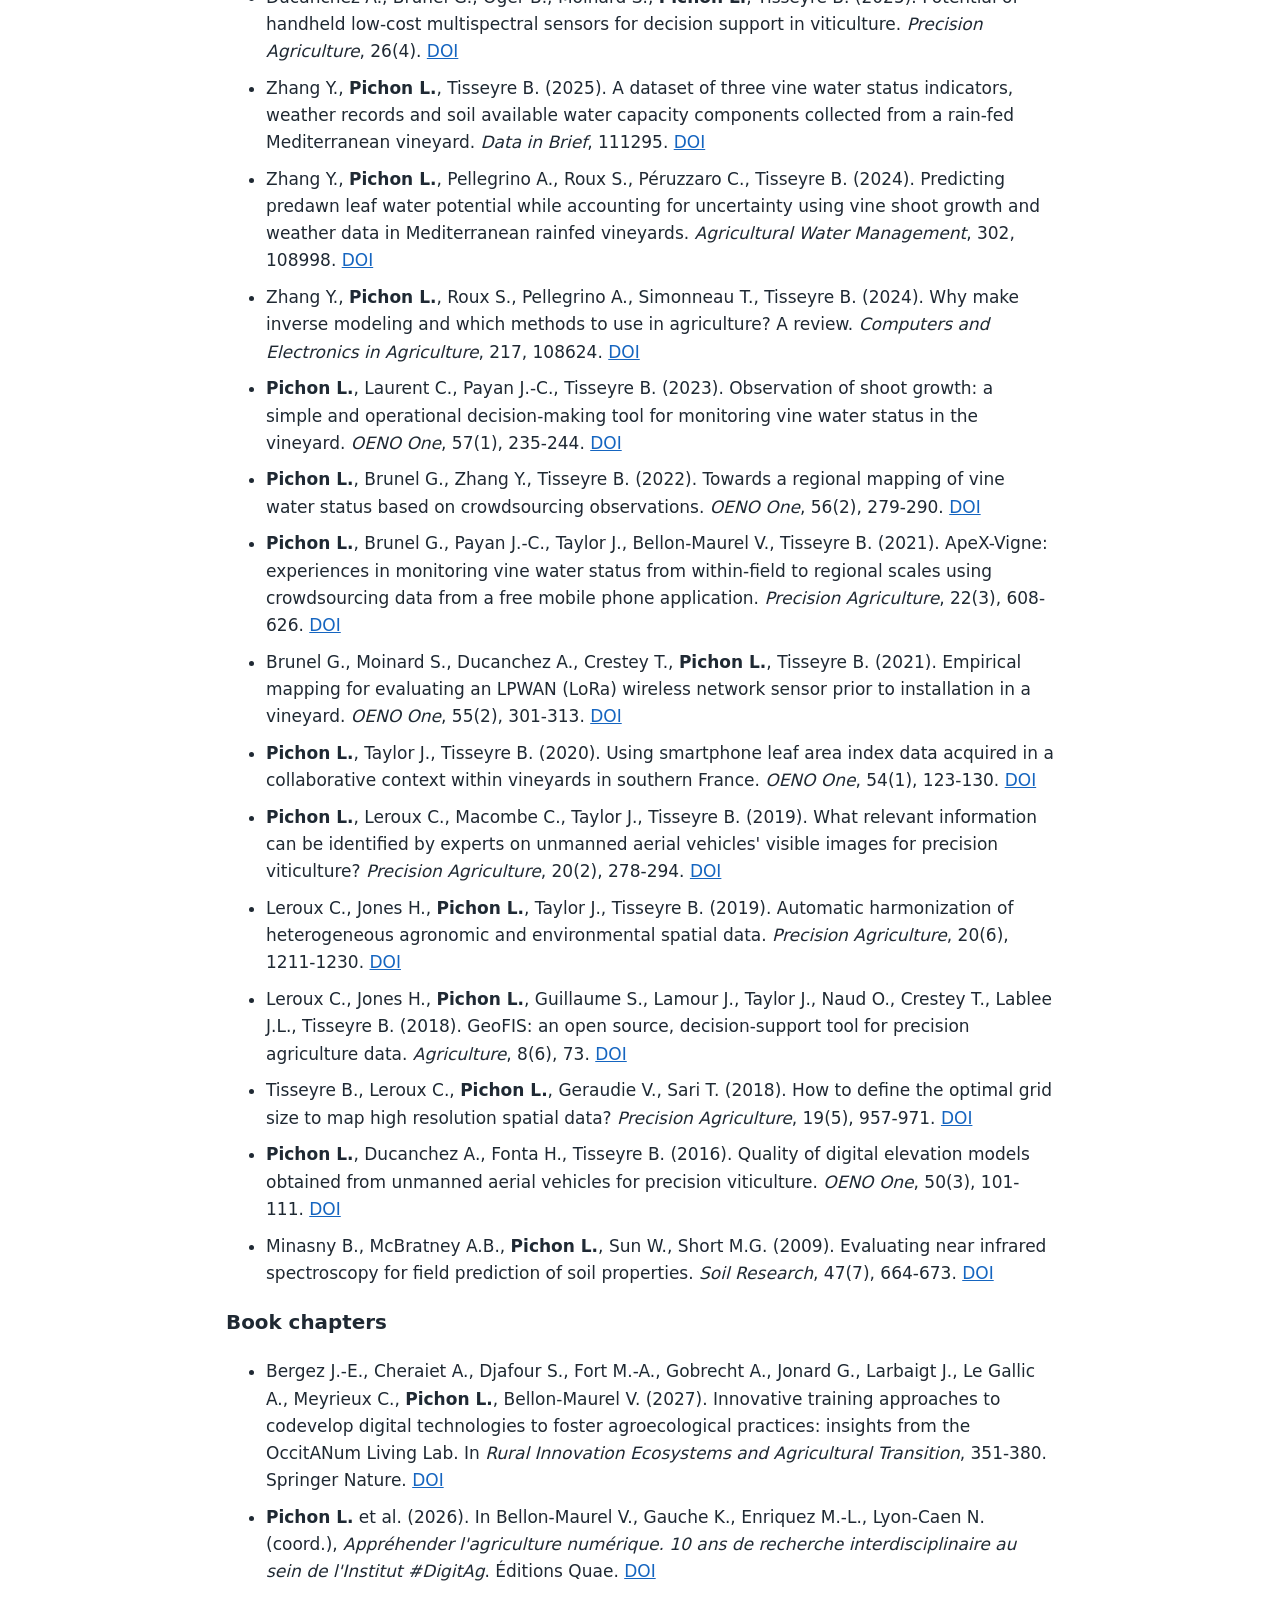
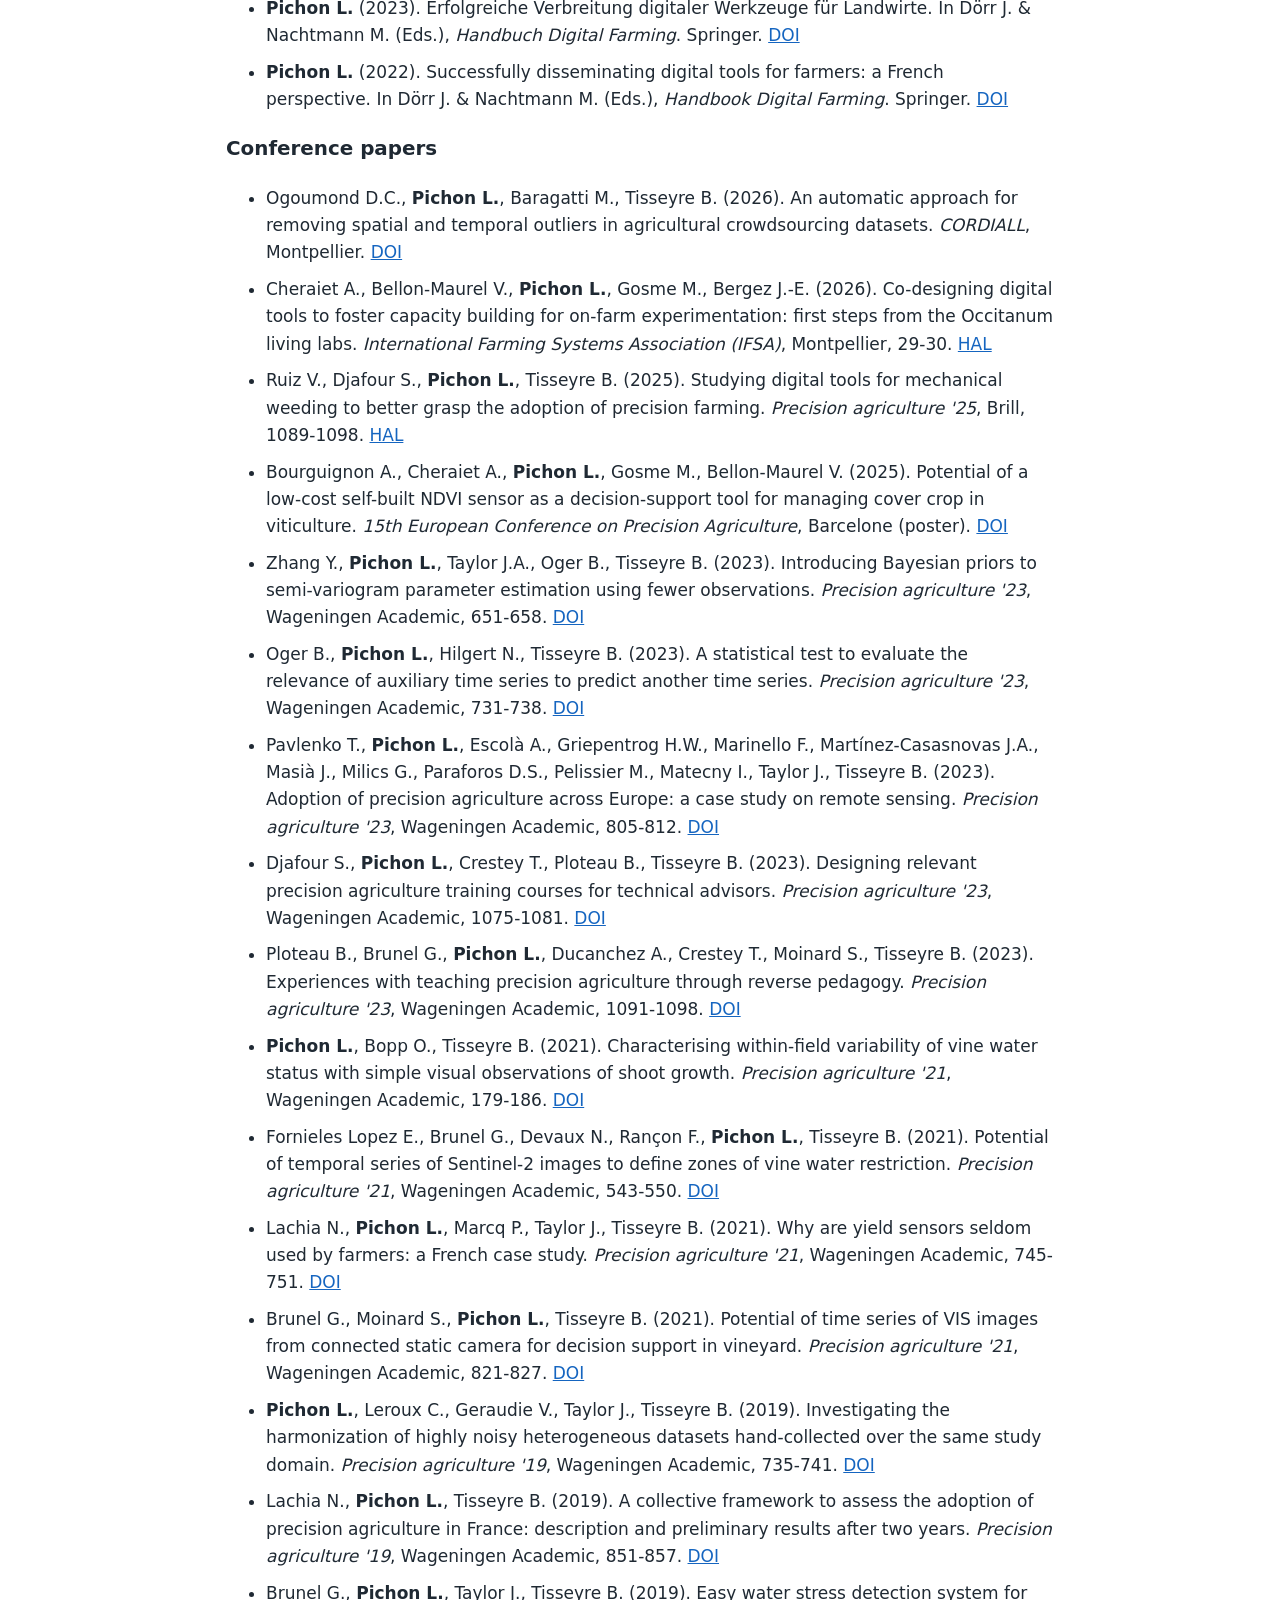
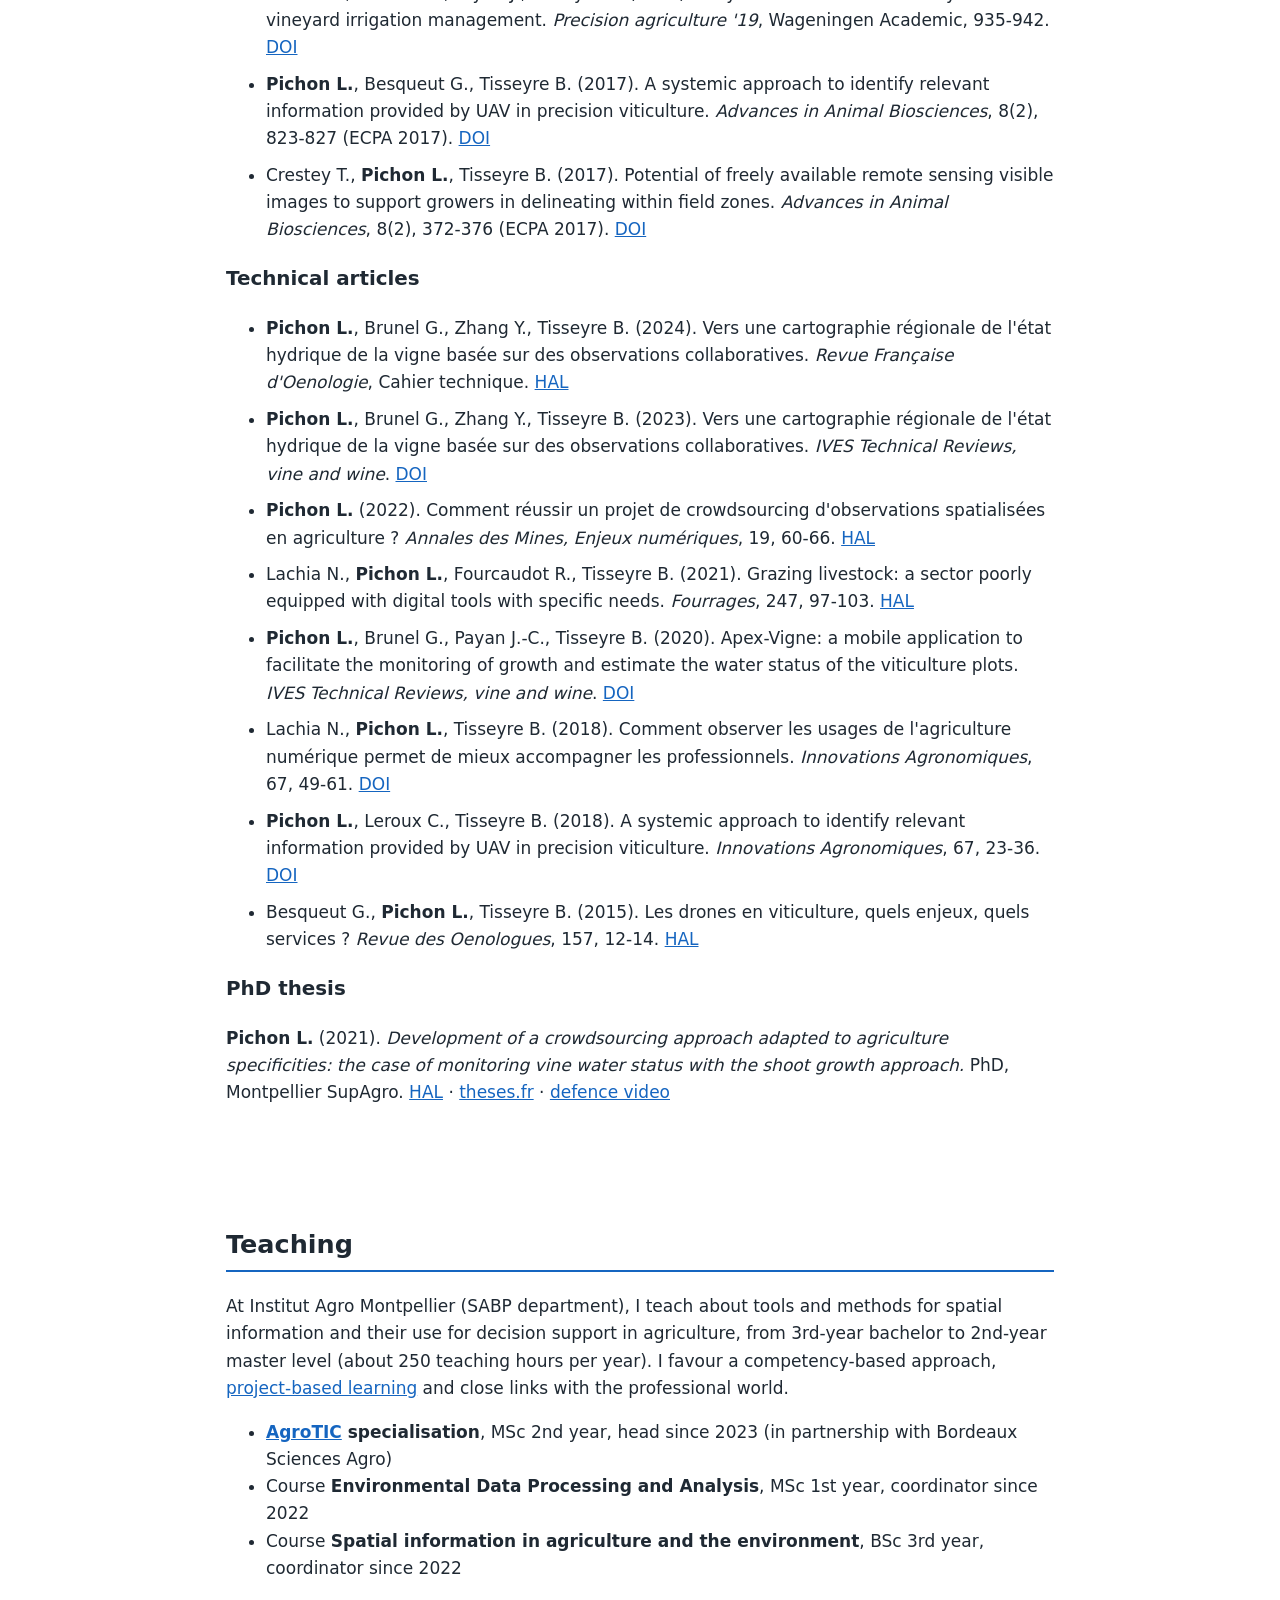
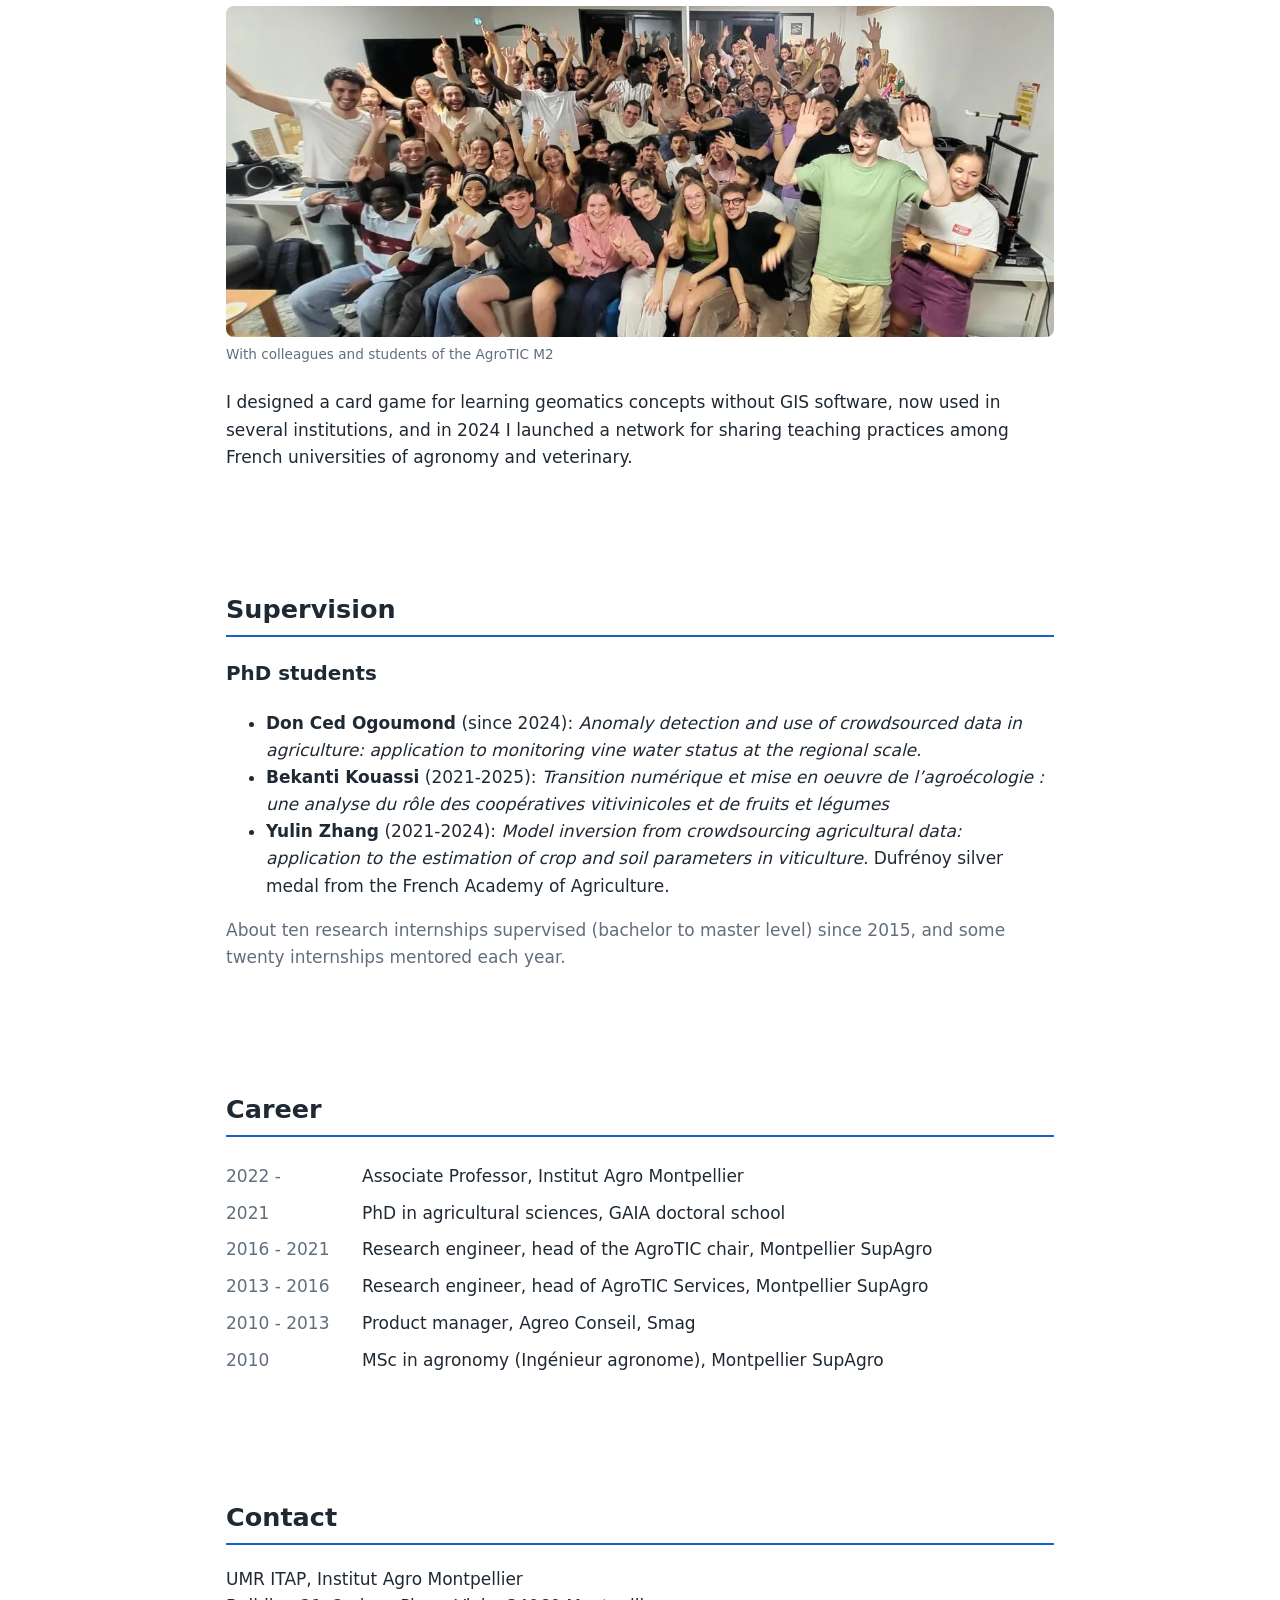
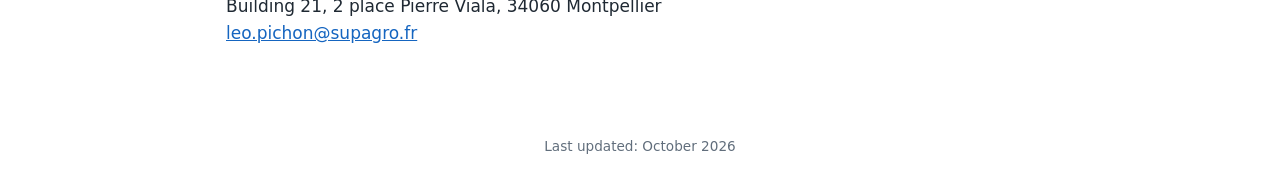
<file: en/index.html>
<!doctype html>
<html lang="en">
<head>
  <meta charset="utf-8">
  <meta name="viewport" content="width=device-width, initial-scale=1">
  <title>Personal web page: Léo Pichon · Crowdsourcing in agriculture</title>
  <meta name="description" content="Léo Pichon, associate professor at Institut Agro Montpellier (UMR ITAP). Crowdsourcing in agriculture, vine water status, ApeX-Vigne.">
  <link rel="canonical" href="https://leo-pichon.github.io/en/">
  <link rel="alternate" hreflang="fr" href="https://leo-pichon.github.io/">
  <link rel="alternate" hreflang="en" href="https://leo-pichon.github.io/en/">
  <meta property="og:type" content="profile">
  <meta property="og:title" content="Personal web page: Léo Pichon · Crowdsourcing in agriculture">
  <meta property="og:description" content="Associate professor at Institut Agro Montpellier (UMR ITAP).">
  <meta property="og:url" content="https://leo-pichon.github.io/en/">
  <meta property="og:image" content="https://leo-pichon.github.io/assets/photo.jpg">
  <script type="application/ld+json">
  {"@context":"https://schema.org","@type":"Person","name":"Léo Pichon","alternateName":"Leo Pichon","givenName":"Léo","familyName":"Pichon",
   "jobTitle":"Associate Professor",
   "affiliation":{"@type":"Organization","name":"Institut Agro Montpellier"},
   "url":"https://leo-pichon.github.io/","image":"https://leo-pichon.github.io/assets/photo.jpg",
   "sameAs":["https://orcid.org/0000-0001-9522-2682","https://www.scopus.com/authid/detail.uri?authorId=57201085381","https://www.researchgate.net/profile/Leo-Pichon"]}
  </script>
  <link rel="stylesheet" href="../assets/style.css">
</head>
<body>
<header class="nav">
  <a class="brand" href="./">Léo Pichon</a>
  <nav>
    <a href="#recherche">Research</a>
    <a href="#publications">Publications</a>
    <a href="#enseignement">Teaching</a>
    <a href="#encadrement">Supervision</a>
    <a href="#parcours">Career</a>
    <a href="#contact">Contact</a>
    <a class="lang" href="../" hreflang="fr" lang="fr" title="Version française"><svg viewBox="0 0 3 2" width="18" height="12" aria-hidden="true"><path fill="#002395" d="M0 0h1v2H0z"></path><path fill="#fff" d="M1 0h1v2H1z"></path><path fill="#ED2939" d="M2 0h1v2H2z"></path></svg> FR</a>
  </nav>
</header>

<main>
  <section id="apropos" class="hero">
    <img class="avatar" src="../assets/photo.jpg" alt="Photo of Léo Pichon">
    <div>
      <h1>Léo Pichon</h1>
      <p class="tagline">Associate Professor<br>
        Institut Agro Montpellier · UMR ITAP, DéMO team</p>
      <p>I work on crowdsourcing of spatial observations in agriculture
        (<em>farmsourcing</em>): how to design such projects,
        assess the quality of the observations collected, develop methods that compensate for their imperfections, and use them for decision support at the regional scale. My main field of study is the monitoring of vine water status with
        the&nbsp;<a href="https://apexvigne.agrotic.org/">Apex-Vigne</a> project (~2,000 winegrowers and advisors contributing each year).</p>
      <p>My teaching covers spatial information and digital tools for decision support in agriculture. I head the <a href="https://www.agrotic.org/">AgroTIC</a> specialisation (MSc, 2nd year).</p>
      <p class="links">
        <a href="https://orcid.org/0000-0001-9522-2682">ORCID</a>
        <a href="https://www.scopus.com/authid/detail.uri?authorId=57201085381">Scopus</a>
        <a href="https://www.researchgate.net/profile/Leo-Pichon">ResearchGate</a></p>
    </div>
  </section>

  <section id="recherche">
    <h2>Research projects and partnerships</h2><ul><li><strong>LabCom ANR</strong> (since 2025), with the company <a href="https://fruitionsciences.com/">Fruition Sciences</a></li>
      <li><strong>EAFRD project</strong> (2022-2024) with IFV, the Hérault and Vaucluse chambers of agriculture and the Côtes du Rhône winegrowers' association</li>
      <li><strong>PRIMA project</strong> (2020-2024) with Italian, Portuguese and Spanish partners</li>
      <li><strong><a href="https://www.agrotic.org/mission/">AgroTIC</a> industry chair</strong>: co-founder, coordinator from 2016 to 2021, now associated member (2 universities, 26 companies)</li>
      <li>Scientific committees: European Conference on Precision Agriculture (2023, 2025), GiESCO (2025), CORDiALL (2025)</li>
    </ul>
  </section>

  <section id="publications">
    <h2>Publications</h2>
    <p class="muted">List taken from my <a href="https://orcid.org/0000-0001-9522-2682">ORCID</a> profile.</p>
    <h3>Peer-reviewed journal articles</h3>
    <ul class="pubs">
      <li>Ogoumond D.C., Tisseyre B., <b>Pichon L.</b> (2026). Seven years of spatial crowdsourcing in viticulture: lessons learned from the monitoring of vine water status with the Apex-vigne project. <em>OENO One</em>, 60(3), 9890. <a href="https://doi.org/10.20870/oeno-one.2026.60.3.9890">DOI</a></li>
      <li>Zhang Y., <b>Pichon L.</b>, Pellegrino A., Tisseyre B. (2026). Potentials of crowdsourcing data for retrieving total transpirable soil water in a wine appellation. <em>OENO One</em>, 60(2), 9921. <a href="https://doi.org/10.20870/oeno-one.2026.60.2.9921">DOI</a></li>
      <li>Moinard S., Oger B., Brunel G., Ducanchez A., Crestey T., Faure P., <b>Pichon L.</b>, Tisseyre B. (2025). A collaborative and low cost acquisition chain for collecting spatialized observations in agriculture. <em>Computers and Electronics in Agriculture</em>, 239, 111113. <a href="https://doi.org/10.1016/j.compag.2025.111113">DOI</a></li>
      <li>Zhang Y., <b>Pichon L.</b>, Roux S., Pellegrino A., Coulouma G., Tisseyre B. (2025). Retrieving total transpirable soil water in a rainfed vineyard using vine shoot growth, weather, and Sentinel-2 data. <em>Agricultural Water Management</em>, 318, 109760. <a href="https://doi.org/10.1016/j.agwat.2025.109760">DOI</a></li>
      <li>Ducanchez A., Brunel G., Oger B., Moinard S., <b>Pichon L.</b>, Tisseyre B. (2025). Potential of handheld low-cost multispectral sensors for decision support in viticulture. <em>Precision Agriculture</em>, 26(4). <a href="https://doi.org/10.1007/s11119-025-10259-9">DOI</a></li>
      <li>Zhang Y., <b>Pichon L.</b>, Tisseyre B. (2025). A dataset of three vine water status indicators, weather records and soil available water capacity components collected from a rain-fed Mediterranean vineyard. <em>Data in Brief</em>, 111295. <a href="https://doi.org/10.1016/j.dib.2025.111295">DOI</a></li>
      <li>Zhang Y., <b>Pichon L.</b>, Pellegrino A., Roux S., Péruzzaro C., Tisseyre B. (2024). Predicting predawn leaf water potential while accounting for uncertainty using vine shoot growth and weather data in Mediterranean rainfed vineyards. <em>Agricultural Water Management</em>, 302, 108998. <a href="https://doi.org/10.1016/j.agwat.2024.108998">DOI</a></li>
      <li>Zhang Y., <b>Pichon L.</b>, Roux S., Pellegrino A., Simonneau T., Tisseyre B. (2024). Why make inverse modeling and which methods to use in agriculture? A review. <em>Computers and Electronics in Agriculture</em>, 217, 108624. <a href="https://doi.org/10.1016/j.compag.2024.108624">DOI</a></li>
      <li><b>Pichon L.</b>, Laurent C., Payan J.-C., Tisseyre B. (2023). Observation of shoot growth: a simple and operational decision-making tool for monitoring vine water status in the vineyard. <em>OENO One</em>, 57(1), 235-244. <a href="https://doi.org/10.20870/oeno-one.2023.57.1.5481">DOI</a></li>
      <li><b>Pichon L.</b>, Brunel G., Zhang Y., Tisseyre B. (2022). Towards a regional mapping of vine water status based on crowdsourcing observations. <em>OENO One</em>, 56(2), 279-290. <a href="https://doi.org/10.20870/oeno-one.2022.56.2.5442">DOI</a></li>
      <li><b>Pichon L.</b>, Brunel G., Payan J.-C., Taylor J., Bellon-Maurel V., Tisseyre B. (2021). ApeX-Vigne: experiences in monitoring vine water status from within-field to regional scales using crowdsourcing data from a free mobile phone application. <em>Precision Agriculture</em>, 22(3), 608-626. <a href="https://doi.org/10.1007/s11119-021-09797-9">DOI</a></li>
      <li>Brunel G., Moinard S., Ducanchez A., Crestey T., <b>Pichon L.</b>, Tisseyre B. (2021). Empirical mapping for evaluating an LPWAN (LoRa) wireless network sensor prior to installation in a vineyard. <em>OENO One</em>, 55(2), 301-313. <a href="https://doi.org/10.20870/oeno-one.2021.55.2.3102">DOI</a></li>
      <li><b>Pichon L.</b>, Taylor J., Tisseyre B. (2020). Using smartphone leaf area index data acquired in a collaborative context within vineyards in southern France. <em>OENO One</em>, 54(1), 123-130. <a href="https://doi.org/10.20870/oeno-one.2020.54.1.2481">DOI</a></li>
      <li><b>Pichon L.</b>, Leroux C., Macombe C., Taylor J., Tisseyre B. (2019). What relevant information can be identified by experts on unmanned aerial vehicles' visible images for precision viticulture? <em>Precision Agriculture</em>, 20(2), 278-294. <a href="https://doi.org/10.1007/s11119-019-09634-0">DOI</a></li>
      <li>Leroux C., Jones H., <b>Pichon L.</b>, Taylor J., Tisseyre B. (2019). Automatic harmonization of heterogeneous agronomic and environmental spatial data. <em>Precision Agriculture</em>, 20(6), 1211-1230. <a href="https://doi.org/10.1007/s11119-019-09650-0">DOI</a></li>
      <li>Leroux C., Jones H., <b>Pichon L.</b>, Guillaume S., Lamour J., Taylor J., Naud O., Crestey T., Lablee J.L., Tisseyre B. (2018). GeoFIS: an open source, decision-support tool for precision agriculture data. <em>Agriculture</em>, 8(6), 73. <a href="https://doi.org/10.3390/agriculture8060073">DOI</a></li>
      <li>Tisseyre B., Leroux C., <b>Pichon L.</b>, Geraudie V., Sari T. (2018). How to define the optimal grid size to map high resolution spatial data? <em>Precision Agriculture</em>, 19(5), 957-971. <a href="https://doi.org/10.1007/s11119-018-9566-5">DOI</a></li>
      <li><b>Pichon L.</b>, Ducanchez A., Fonta H., Tisseyre B. (2016). Quality of digital elevation models obtained from unmanned aerial vehicles for precision viticulture. <em>OENO One</em>, 50(3), 101-111. <a href="https://doi.org/10.20870/oeno-one.2016.50.3.1177">DOI</a></li>
      <li>Minasny B., McBratney A.B., <b>Pichon L.</b>, Sun W., Short M.G. (2009). Evaluating near infrared spectroscopy for field prediction of soil properties. <em>Soil Research</em>, 47(7), 664-673. <a href="https://doi.org/10.1071/SR09005">DOI</a></li>
    </ul>
    <h3>Book chapters</h3>
    <ul class="pubs">
      <li>Bergez J.-E., Cheraiet A., Djafour S., Fort M.-A., Gobrecht A., Jonard G., Larbaigt J., Le Gallic A., Meyrieux C., <b>Pichon L.</b>, Bellon-Maurel V. (2027). Innovative training approaches to codevelop digital technologies to foster agroecological practices: insights from the OccitANum Living Lab. In <em>Rural Innovation Ecosystems and Agricultural Transition</em>, 351-380. Springer Nature. <a href="https://doi.org/10.1007/978-3-032-33157-1_14">DOI</a></li>
      <li><b>Pichon L.</b> et al. (2026). In Bellon-Maurel V., Gauche K., Enriquez M.-L., Lyon-Caen N. (coord.), <em>Appréhender l'agriculture numérique. 10 ans de recherche interdisciplinaire au sein de l'Institut #DigitAg</em>. Éditions Quae. <a href="https://doi.org/10.35690/978-2-7592-4255-9">DOI</a></li>
      <li><b>Pichon L.</b> (2023). Erfolgreiche Verbreitung digitaler Werkzeuge für Landwirte. In Dörr J. &amp; Nachtmann M. (Eds.), <em>Handbuch Digital Farming</em>. Springer. <a href="https://doi.org/10.1007/978-3-662-67086-6">DOI</a></li>
      <li><b>Pichon L.</b> (2022). Successfully disseminating digital tools for farmers: a French perspective. In Dörr J. &amp; Nachtmann M. (Eds.), <em>Handbook Digital Farming</em>. Springer. <a href="https://doi.org/10.1007/978-3-662-64378-5">DOI</a></li>
    </ul>
    <h3>Conference papers</h3>
    <ul class="pubs">
      <li>Ogoumond D.C., <b>Pichon L.</b>, Baragatti M., Tisseyre B. (2026). An automatic approach for removing spatial and temporal outliers in agricultural crowdsourcing datasets. <em>CORDIALL</em>, Montpellier. <a href="https://doi.org/10.17180/3t4g-b096">DOI</a></li>
      <li>Cheraiet A., Bellon-Maurel V., <b>Pichon L.</b>, Gosme M., Bergez J.-E. (2026). Co-designing digital tools to foster capacity building for on-farm experimentation: first steps from the Occitanum living labs. <em>International Farming Systems Association (IFSA)</em>, Montpellier, 29-30. <a href="https://hal.inrae.fr/hal-05700264">HAL</a></li>
      <li>Ruiz V., Djafour S., <b>Pichon L.</b>, Tisseyre B. (2025). Studying digital tools for mechanical weeding to better grasp the adoption of precision farming. <em>Precision agriculture '25</em>, Brill, 1089-1098. <a href="https://institut-agro-montpellier.hal.science/hal-05474745">HAL</a></li>
      <li>Bourguignon A., Cheraiet A., <b>Pichon L.</b>, Gosme M., Bellon-Maurel V. (2025). Potential of a low-cost self-built NDVI sensor as a decision-support tool for managing cover crop in viticulture. <em>15th European Conference on Precision Agriculture</em>, Barcelone (poster). <a href="https://doi.org/10.5821/ebook-9791387613570">DOI</a></li>
      <li>Zhang Y., <b>Pichon L.</b>, Taylor J.A., Oger B., Tisseyre B. (2023). Introducing Bayesian priors to semi-variogram parameter estimation using fewer observations. <em>Precision agriculture '23</em>, Wageningen Academic, 651-658. <a href="https://doi.org/10.3920/978-90-8686-947-3_82">DOI</a></li>
      <li>Oger B., <b>Pichon L.</b>, Hilgert N., Tisseyre B. (2023). A statistical test to evaluate the relevance of auxiliary time series to predict another time series. <em>Precision agriculture '23</em>, Wageningen Academic, 731-738. <a href="https://doi.org/10.3920/978-90-8686-947-3_92">DOI</a></li>
      <li>Pavlenko T., <b>Pichon L.</b>, Escolà A., Griepentrog H.W., Marinello F., Martínez-Casasnovas J.A., Masià J., Milics G., Paraforos D.S., Pelissier M., Matecny I., Taylor J., Tisseyre B. (2023). Adoption of precision agriculture across Europe: a case study on remote sensing. <em>Precision agriculture '23</em>, Wageningen Academic, 805-812. <a href="https://doi.org/10.3920/978-90-8686-947-3_101">DOI</a></li>
      <li>Djafour S., <b>Pichon L.</b>, Crestey T., Ploteau B., Tisseyre B. (2023). Designing relevant precision agriculture training courses for technical advisors. <em>Precision agriculture '23</em>, Wageningen Academic, 1075-1081. <a href="https://doi.org/10.3920/978-90-8686-947-3_135">DOI</a></li>
      <li>Ploteau B., Brunel G., <b>Pichon L.</b>, Ducanchez A., Crestey T., Moinard S., Tisseyre B. (2023). Experiences with teaching precision agriculture through reverse pedagogy. <em>Precision agriculture '23</em>, Wageningen Academic, 1091-1098. <a href="https://doi.org/10.3920/978-90-8686-947-3_137">DOI</a></li>
      <li><b>Pichon L.</b>, Bopp O., Tisseyre B. (2021). Characterising within-field variability of vine water status with simple visual observations of shoot growth. <em>Precision agriculture '21</em>, Wageningen Academic, 179-186. <a href="https://doi.org/10.3920/978-90-8686-916-9_20">DOI</a></li>
      <li>Fornieles Lopez E., Brunel G., Devaux N., Rançon F., <b>Pichon L.</b>, Tisseyre B. (2021). Potential of temporal series of Sentinel-2 images to define zones of vine water restriction. <em>Precision agriculture '21</em>, Wageningen Academic, 543-550. <a href="https://doi.org/10.3920/978-90-8686-916-9_65">DOI</a></li>
      <li>Lachia N., <b>Pichon L.</b>, Marcq P., Taylor J., Tisseyre B. (2021). Why are yield sensors seldom used by farmers: a French case study. <em>Precision agriculture '21</em>, Wageningen Academic, 745-751. <a href="https://doi.org/10.3920/978-90-8686-916-9_89">DOI</a></li>
      <li>Brunel G., Moinard S., <b>Pichon L.</b>, Tisseyre B. (2021). Potential of time series of VIS images from connected static camera for decision support in vineyard. <em>Precision agriculture '21</em>, Wageningen Academic, 821-827. <a href="https://doi.org/10.3920/978-90-8686-916-9_98">DOI</a></li>
      <li><b>Pichon L.</b>, Leroux C., Geraudie V., Taylor J., Tisseyre B. (2019). Investigating the harmonization of highly noisy heterogeneous datasets hand-collected over the same study domain. <em>Precision agriculture '19</em>, Wageningen Academic, 735-741. <a href="https://doi.org/10.3920/978-90-8686-888-9_91">DOI</a></li>
      <li>Lachia N., <b>Pichon L.</b>, Tisseyre B. (2019). A collective framework to assess the adoption of precision agriculture in France: description and preliminary results after two years. <em>Precision agriculture '19</em>, Wageningen Academic, 851-857. <a href="https://doi.org/10.3920/978-90-8686-888-9_105">DOI</a></li>
      <li>Brunel G., <b>Pichon L.</b>, Taylor J., Tisseyre B. (2019). Easy water stress detection system for vineyard irrigation management. <em>Precision agriculture '19</em>, Wageningen Academic, 935-942. <a href="https://doi.org/10.3920/978-90-8686-888-9_115">DOI</a></li>
      <li><b>Pichon L.</b>, Besqueut G., Tisseyre B. (2017). A systemic approach to identify relevant information provided by UAV in precision viticulture. <em>Advances in Animal Biosciences</em>, 8(2), 823-827 (ECPA 2017). <a href="https://doi.org/10.1017/S2040470017001194">DOI</a></li>
      <li>Crestey T., <b>Pichon L.</b>, Tisseyre B. (2017). Potential of freely available remote sensing visible images to support growers in delineating within field zones. <em>Advances in Animal Biosciences</em>, 8(2), 372-376 (ECPA 2017). <a href="https://doi.org/10.1017/S2040470017000437">DOI</a></li>
    </ul>
    <h3>Technical articles</h3>
    <ul class="pubs">
      <li><b>Pichon L.</b>, Brunel G., Zhang Y., Tisseyre B. (2024). Vers une cartographie régionale de l'état hydrique de la vigne basée sur des observations collaboratives. <em>Revue Française d'Oenologie</em>, Cahier technique. <a href="https://institut-agro-montpellier.hal.science/hal-04943262">HAL</a></li>
      <li><b>Pichon L.</b>, Brunel G., Zhang Y., Tisseyre B. (2023). Vers une cartographie régionale de l'état hydrique de la vigne basée sur des observations collaboratives. <em>IVES Technical Reviews, vine and wine</em>. <a href="https://doi.org/10.20870/ives-tr.2023.7499">DOI</a></li>
      <li><b>Pichon L.</b> (2022). Comment réussir un projet de crowdsourcing d'observations spatialisées en agriculture ? <em>Annales des Mines, Enjeux numériques</em>, 19, 60-66. <a href="https://hal.inrae.fr/hal-05308613">HAL</a></li>
      <li>Lachia N., <b>Pichon L.</b>, Fourcaudot R., Tisseyre B. (2021). Grazing livestock: a sector poorly equipped with digital tools with specific needs. <em>Fourrages</em>, 247, 97-103. <a href="https://hal.inrae.fr/hal-03365284">HAL</a></li>
      <li><b>Pichon L.</b>, Brunel G., Payan J.-C., Tisseyre B. (2020). Apex-Vigne: a mobile application to facilitate the monitoring of growth and estimate the water status of the viticulture plots. <em>IVES Technical Reviews, vine and wine</em>. <a href="https://doi.org/10.20870/ives-tr.2020.3558">DOI</a></li>
      <li>Lachia N., <b>Pichon L.</b>, Tisseyre B. (2018). Comment observer les usages de l'agriculture numérique permet de mieux accompagner les professionnels. <em>Innovations Agronomiques</em>, 67, 49-61. <a href="https://doi.org/10.15454/LLW3BS">DOI</a></li>
      <li><b>Pichon L.</b>, Leroux C., Tisseyre B. (2018). A systemic approach to identify relevant information provided by UAV in precision viticulture. <em>Innovations Agronomiques</em>, 67, 23-36. <a href="https://doi.org/10.15454/sk6m7b">DOI</a></li>
      <li>Besqueut G., <b>Pichon L.</b>, Tisseyre B. (2015). Les drones en viticulture, quels enjeux, quels services ? <em>Revue des Oenologues</em>, 157, 12-14. <a href="https://hal.inrae.fr/hal-02602076">HAL</a></li>
    </ul>
    <h3>PhD thesis</h3>
    <p><b>Pichon L.</b> (2021). <em>Development of a crowdsourcing approach adapted to agriculture specificities: the case of monitoring vine water status with the shoot growth approach.</em> PhD, Montpellier SupAgro.
      <a href="https://theses.hal.science/tel-04065976">HAL</a> · <a href="https://www.theses.fr/s194732">theses.fr</a> · <a href="https://www.youtube.com/watch?v=z3uXicsBjlw&amp;t=8128s">defence video</a></p>
  </section>

  <section id="enseignement">
    <h2>Teaching</h2>
    <p>At Institut Agro Montpellier (SABP department), I teach about tools and methods for spatial information
      and their use for decision support in agriculture, from 3rd-year bachelor to 2nd-year master level (about 250 teaching hours per year).
      I favour a competency-based approach, <a href="https://www.youtube.com/watch?v=vGZlplYFHZA">project-based learning</a> and close links with the professional world.</p>
    <ul>
      <li><strong><a href="https://www.agrotic.org/">AgroTIC</a> specialisation</strong>, MSc 2nd year, head since 2023 (in partnership with Bordeaux Sciences Agro)</li><li>Course <strong>Environmental Data Processing and Analysis</strong>, MSc 1st year, coordinator since 2022</li><li>Course <strong>Spatial information in agriculture and the environment</strong>, BSc 3rd year, coordinator since 2022</li>
    </ul>
    <figure class="photo">
      <img src="../assets/paella.webp" width="1200" height="480" alt="AgroTIC specialisation graduation paella, with teachers, students and graduates" loading="lazy">
      <figcaption>With colleagues and students of the AgroTIC M2</figcaption>
    </figure>
    <p>I designed a card game for learning geomatics concepts without GIS software, now
      used in several institutions, and in 2024 I launched a network for sharing teaching practices among French universities of agronomy and veterinary.</p>
  </section>

  <section id="encadrement">
    <h2>Supervision</h2>
    <h3>PhD students</h3>
    <ul>
      <li><strong>Don Ced Ogoumond</strong> (since 2024): <em>Anomaly detection and use of crowdsourced data in agriculture: application to monitoring vine water status at the regional scale.</em></li>
      <li><strong>Bekanti Kouassi</strong> (2021-2025): <em>Transition numérique et mise en oeuvre de l’agroécologie : une analyse du rôle des coopératives vitivinicoles et de fruits et légumes</em></li>
      <li><strong>Yulin Zhang</strong> (2021-2024): <em>Model inversion from crowdsourcing agricultural data: application to the estimation of crop and soil parameters in viticulture.</em> Dufrénoy silver medal from the French Academy of Agriculture.</li>
    </ul>
    <p class="muted">About ten research internships supervised (bachelor to master level) since 2015, and some twenty internships mentored each year.</p>
  </section>

  <section id="parcours">
    <h2>Career</h2>
    <ul class="timeline">
      <li><span>2022 -</span> Associate Professor, Institut Agro Montpellier</li><li><span>2021</span> PhD in agricultural sciences, GAIA doctoral school</li>
      <li><span>2016 - 2021</span> Research engineer, head of the AgroTIC chair, Montpellier SupAgro</li>
      <li><span>2013 - 2016</span> Research engineer, head of AgroTIC Services, Montpellier SupAgro</li>
      <li><span>2010 - 2013</span> Product manager, Agreo Conseil, Smag</li><li><span>2010</span> MSc in agronomy (Ingénieur agronome), Montpellier SupAgro</li>
    </ul>
  </section>

  <section id="contact">
    <h2>Contact</h2>
    <p>UMR ITAP, Institut Agro Montpellier<br>
       Building 21, 2 place Pierre Viala, 34060 Montpellier<br>
       <a href="mailto:leo.pichon@supagro.fr">leo.pichon@supagro.fr</a></p>
  </section>
</main>

<footer>Last updated: October 2026</footer>
</body>
</html>
</file>
<file: assets/style.css>
:root { --fg:#1f2933; --muted:#616e7c; --accent:#1565c0; --bg:#fff; --card:#f5f7fa; }
@media (prefers-color-scheme: dark) {
  :root { --fg:#e4e7eb; --muted:#9aa5b1; --accent:#64b5f6; --bg:#14181d; --card:#1f252c; }
}
* { box-sizing: border-box; }
body { margin:0; font:17px/1.6 system-ui, -apple-system, "Segoe UI", sans-serif; color:var(--fg); background:var(--bg); }
a { color:var(--accent); }
.nav { position:sticky; top:0; display:flex; flex-wrap:wrap; gap:.5rem 1.5rem; justify-content:space-between;
  align-items:center; padding:.8rem 1rem; background:var(--bg); border-bottom:1px solid var(--card); z-index:1; }
.nav nav { display:flex; flex-wrap:wrap; gap:.3rem 1rem; }
.nav a { text-decoration:none; }
.brand { font-weight:600; color:var(--fg) !important; }
main { max-width:860px; margin:0 auto; padding:0 1rem; }
section { padding:2.5rem 0; scroll-margin-top:4rem; }
h2 { border-bottom:2px solid var(--accent); padding-bottom:.3rem; }
.hero { display:flex; gap:2rem; align-items:center; flex-wrap:wrap; }
.avatar { width:180px; height:180px; border-radius:50%; object-fit:cover; background:var(--card); }
.hero > div { flex:1 1 300px; }
.hero h1 { margin:0; }
.tagline, .muted { color:var(--muted); }
.links a { margin-right:1rem; white-space:nowrap; }
.cards { display:grid; grid-template-columns:repeat(auto-fit, minmax(220px, 1fr)); gap:1rem; }
.cards article { background:var(--card); padding:1rem; border-radius:8px; }
.cards h3 { margin-top:0; font-size:1.05rem; }
.pubs li { margin-bottom:.6rem; }
footer { text-align:center; color:var(--muted); font-size:.85rem; padding:2rem 1rem; }
.avatar { display:flex; align-items:center; justify-content:center; font-size:3.5rem; font-weight:600; color:var(--accent); }
.timeline { list-style:none; padding:0; }
.timeline li { display:flex; gap:1rem; padding:.3rem 0; }
.timeline span { flex:0 0 7.5rem; color:var(--muted); }
.photo { margin:1.5rem 0; }
.photo img { width:100%; height:auto; border-radius:8px; display:block; }
.photo figcaption { color:var(--muted); font-size:.85rem; margin-top:.4rem; }
.nav a.lang { display:inline-flex; align-items:center; gap:.35rem; font-size:.9rem; color:var(--muted); }
.nav a.lang svg { border-radius:2px; box-shadow:0 0 0 1px rgba(0,0,0,.15); }
</file>
